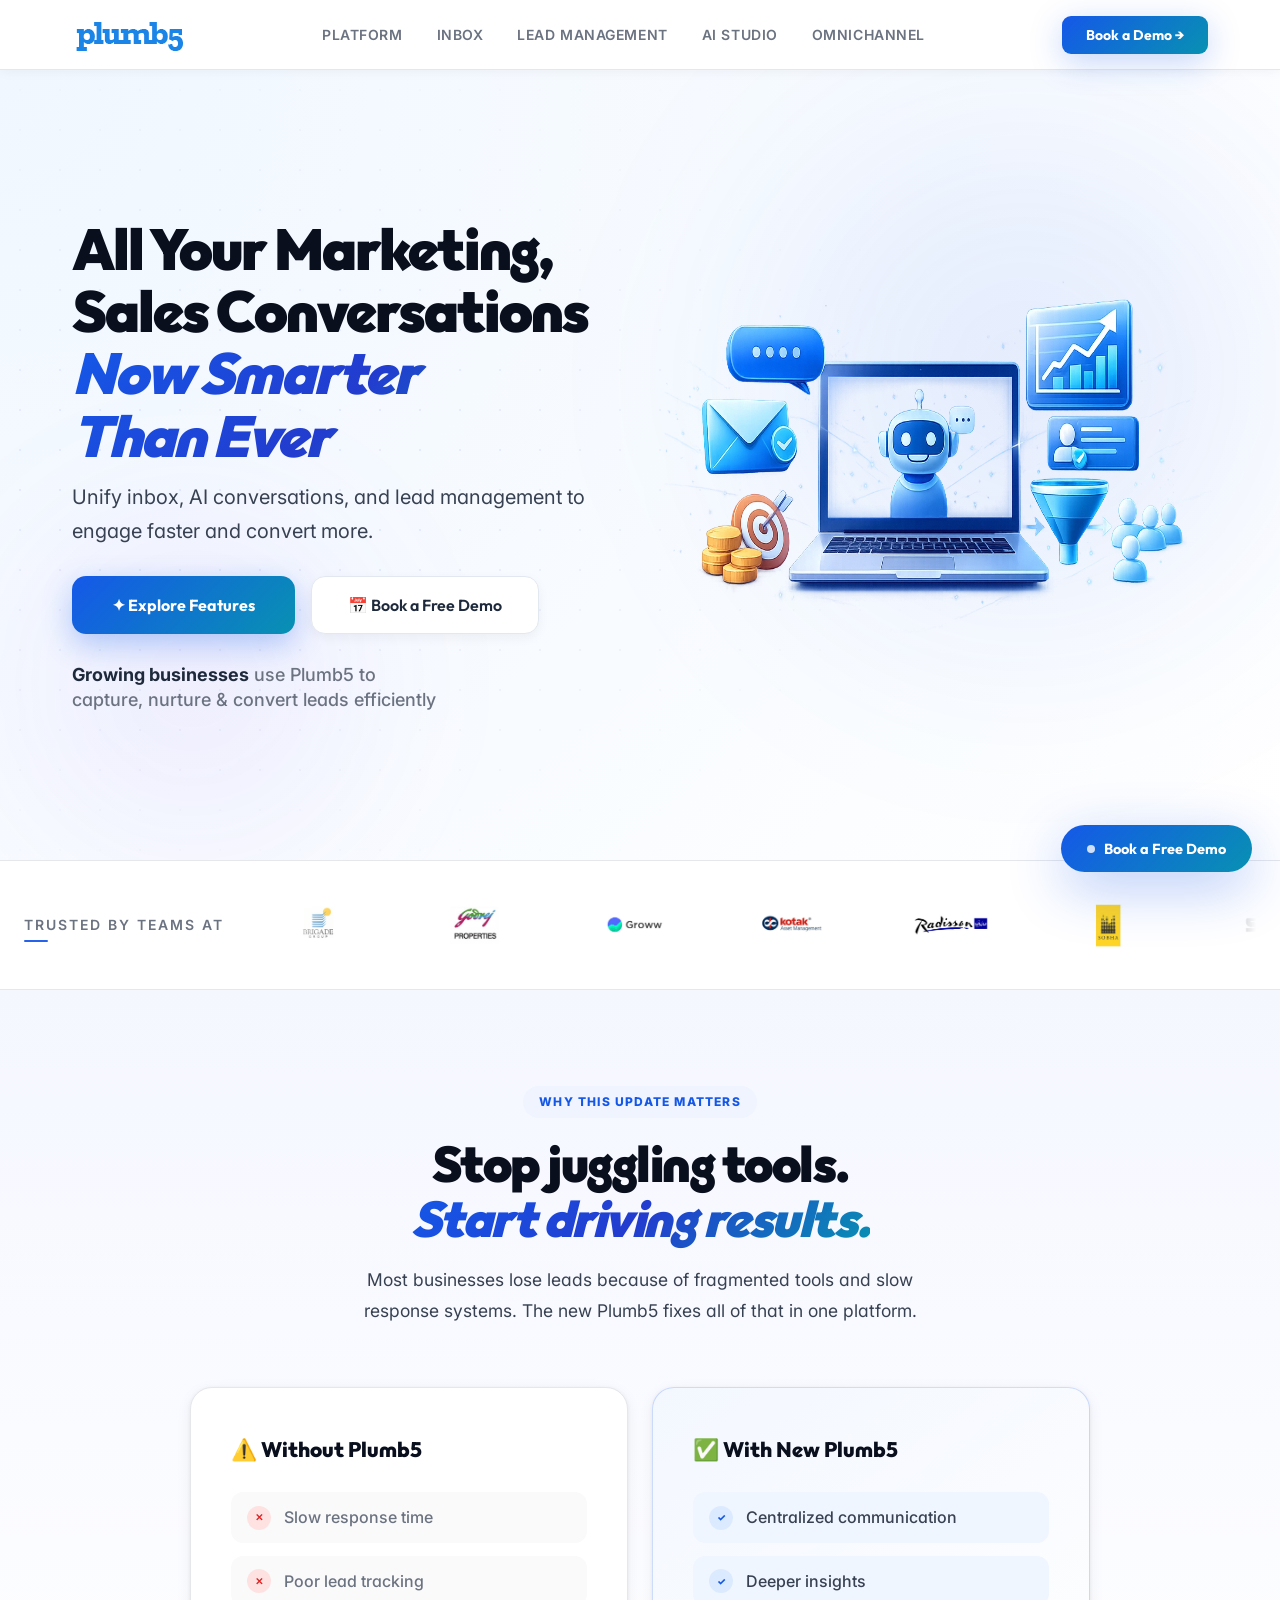
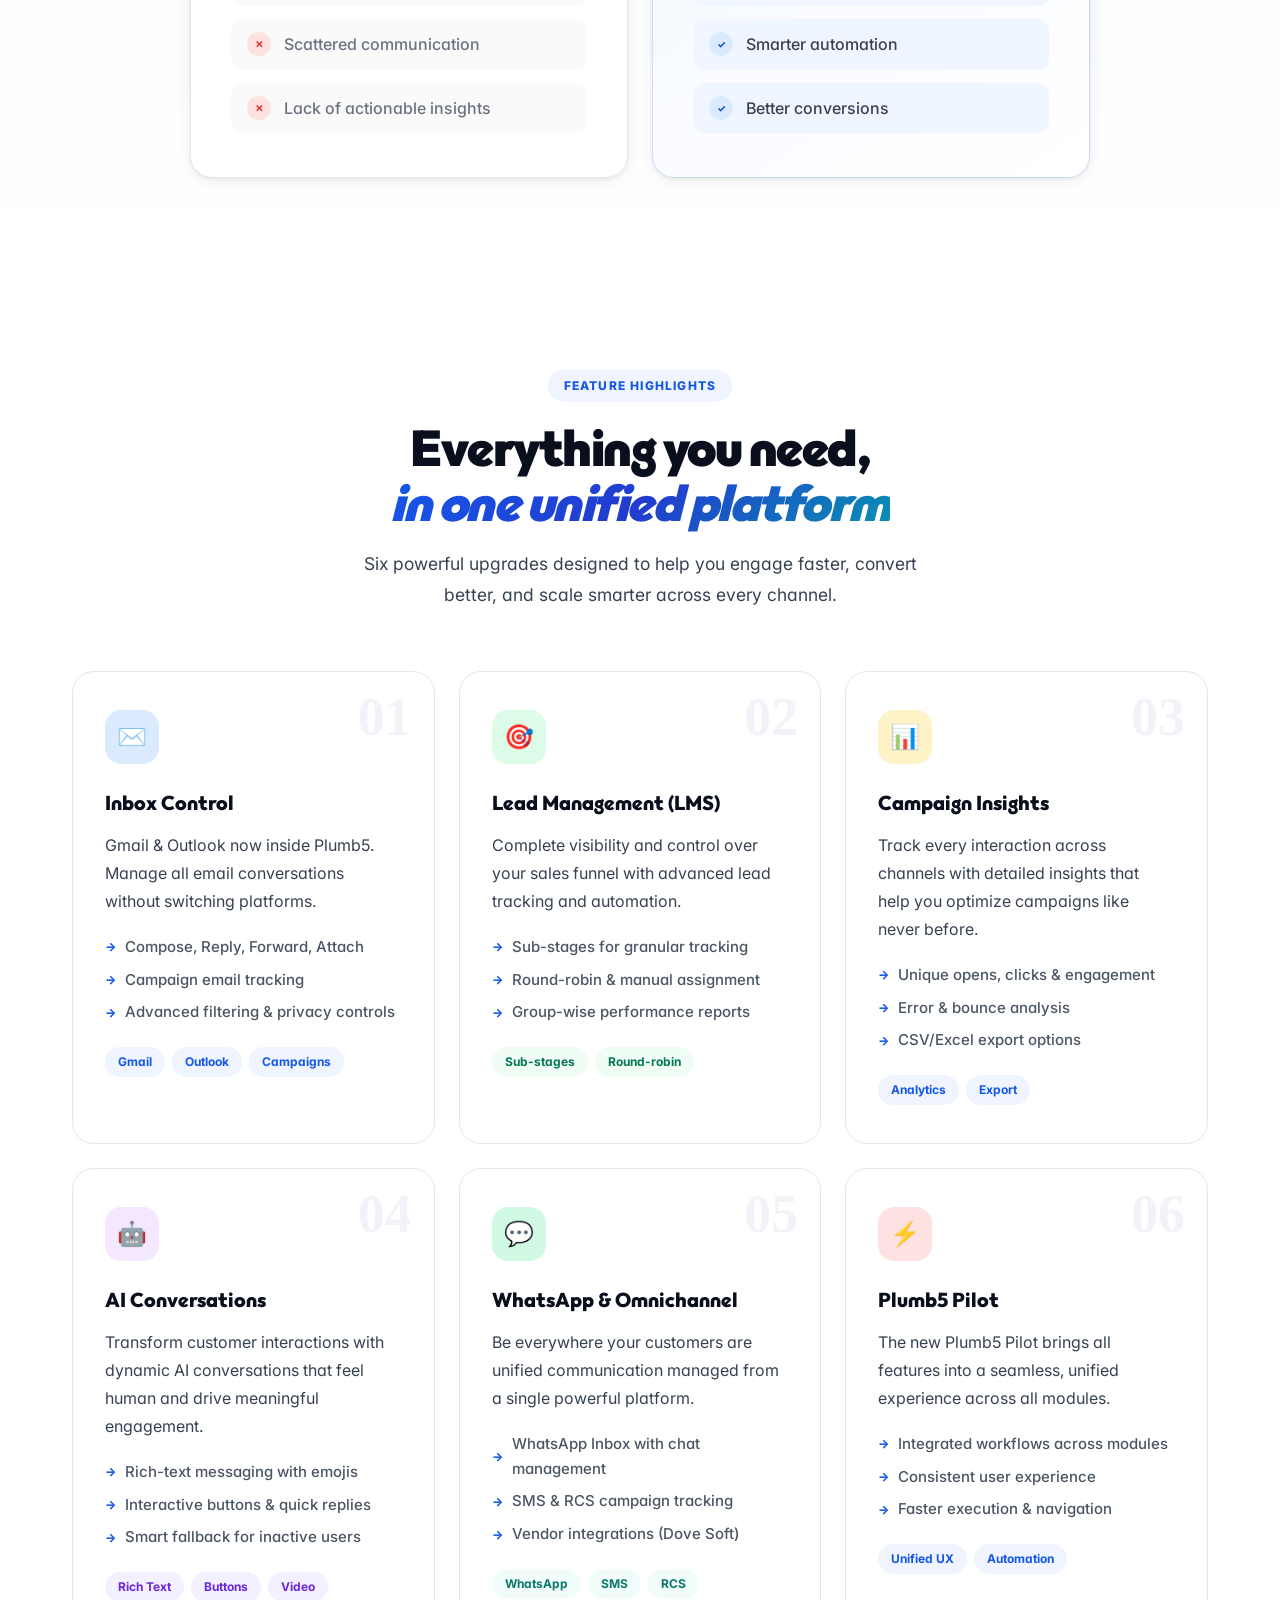
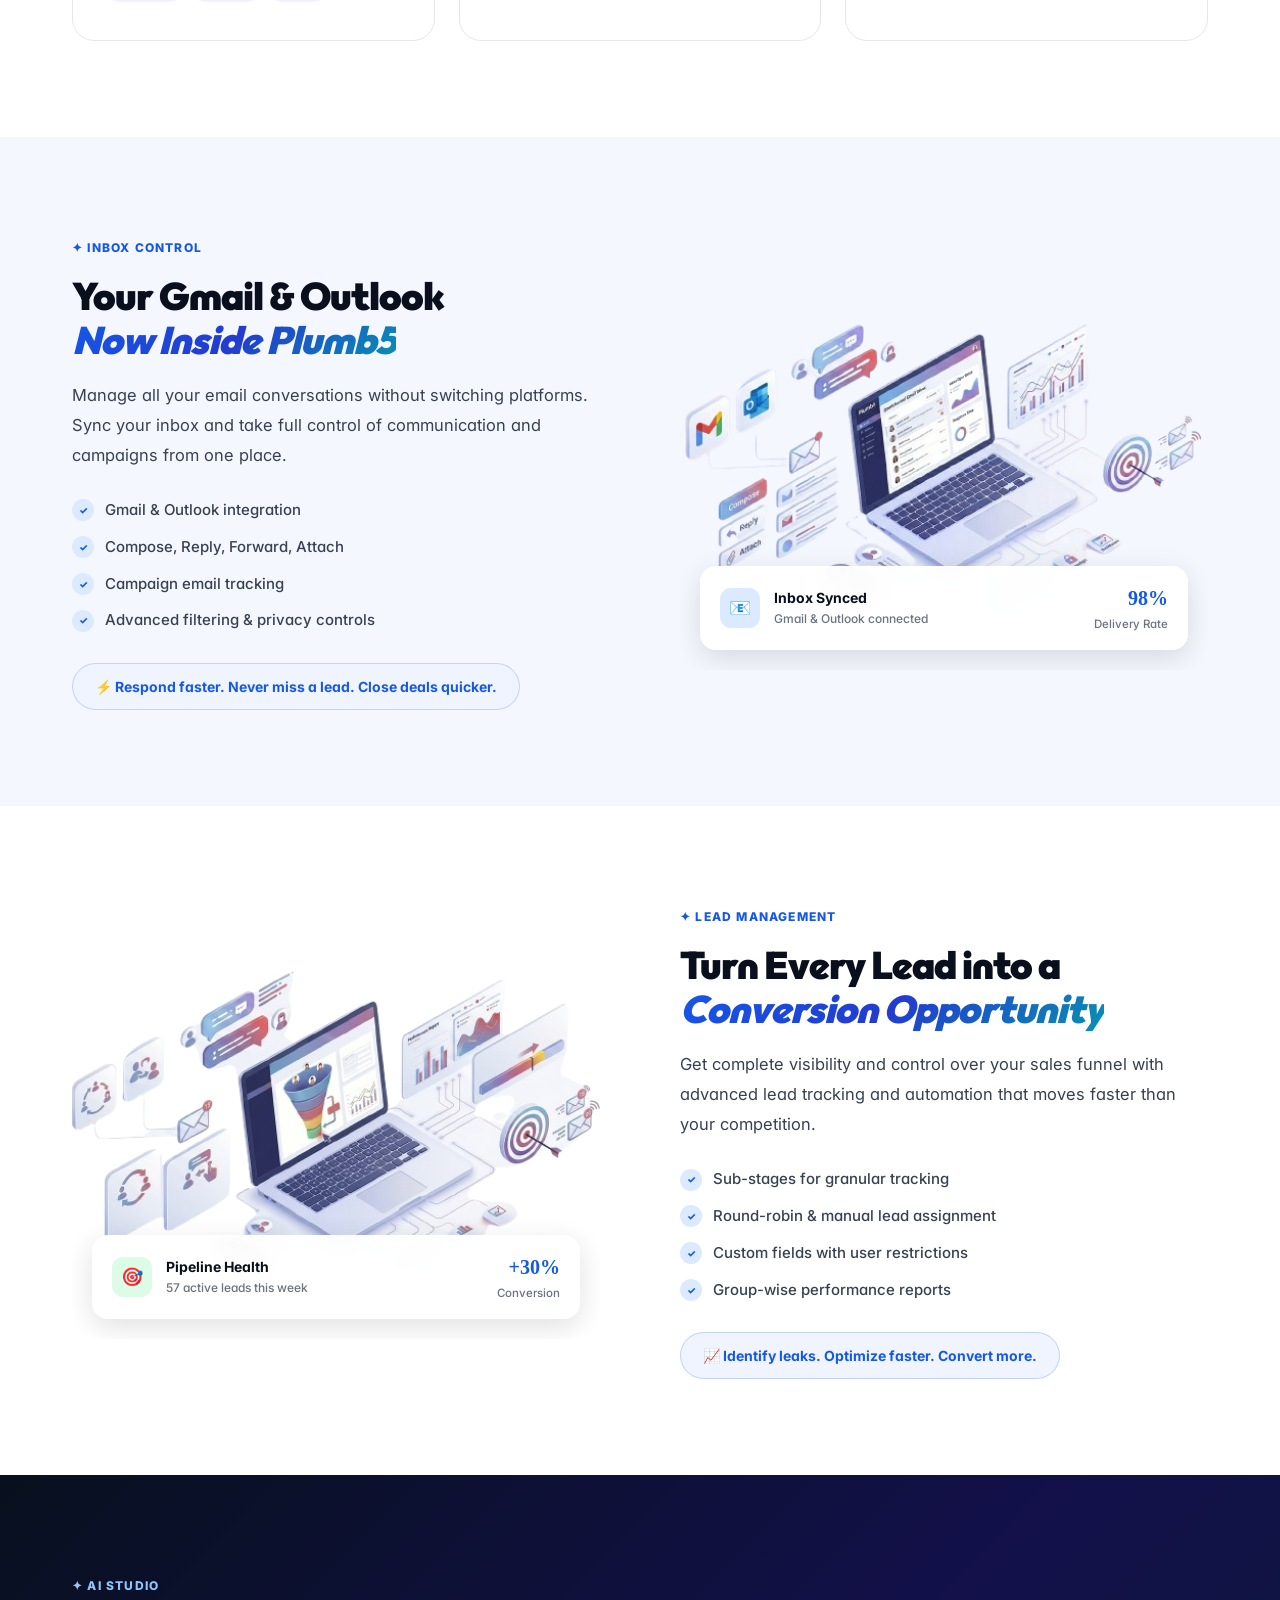
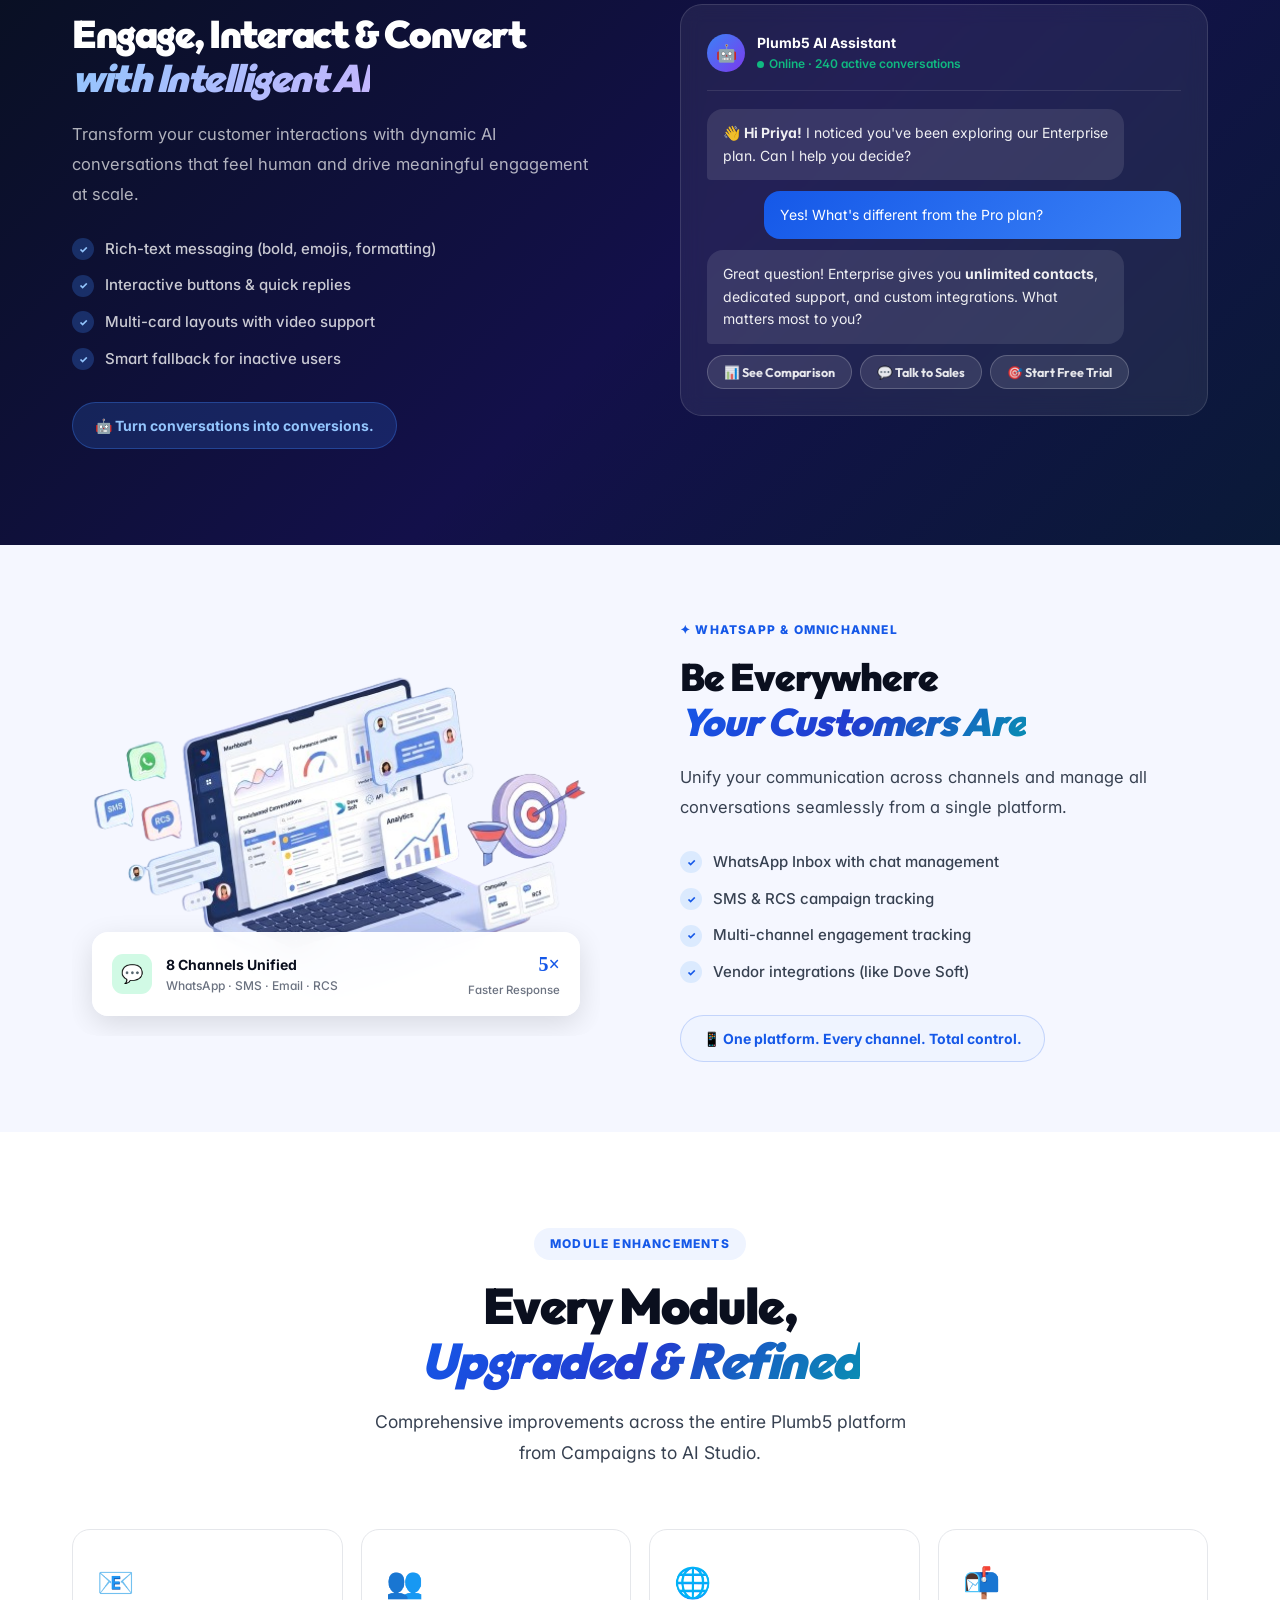
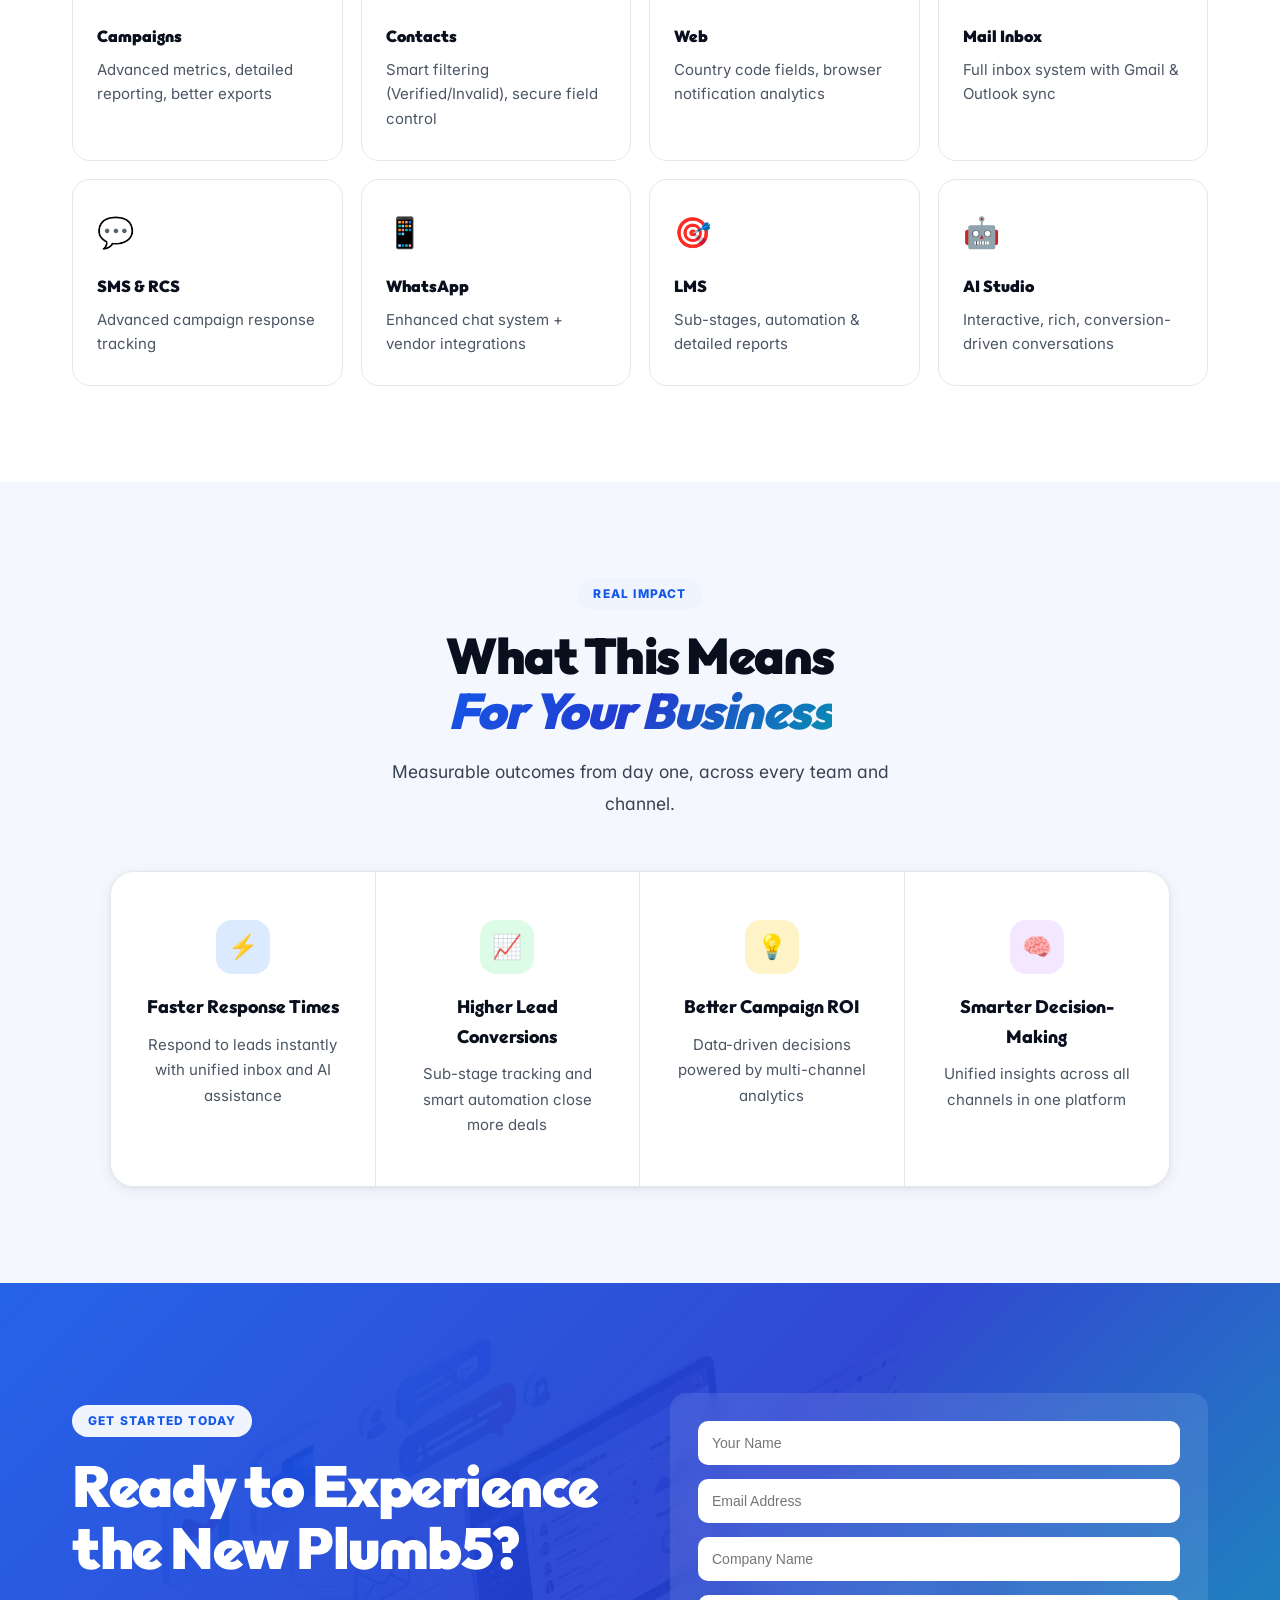
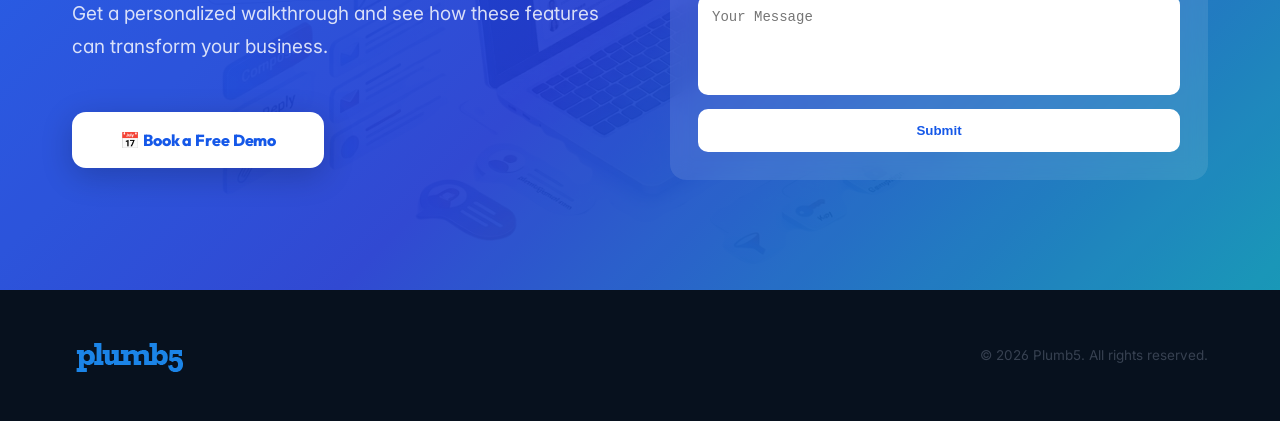
<file: index.html>
<!DOCTYPE html>
<html lang="en">

<head>
  <meta charset="UTF-8">
  <meta name="viewport" content="width=device-width, initial-scale=1.0">
  <title>What's New in Plumb5-Smarter Marketing, Sales & Conversations</title>
  <link
    href="https://fonts.googleapis.com/css2?family=Outfit:wght@300;400;500;600;700;800;900&family=Inter:wght@300;400;500;600;700;800&family=Space+Mono:wght@400;700&display=swap"
    rel="stylesheet">
  <link rel="stylesheet" href="assets/style.css">
</head>

<body>



  <!-- NAV -->
  <nav>
    <a href="#" class="logo">
      <img src="assets/images/logo.png" alt="Plumb5 Logo" class="logo-img">
    </a>
    <div class="hamburger"
      onclick="this.classList.toggle('active');document.querySelector('.nav-mobile').classList.toggle('show')">
      <span></span>
      <span></span>
      <span></span>
    </div>
   <ul class="nav-links">
  <li><a href="#features">Platform</a></li>
  <li><a href="#inbox">Inbox</a></li>
  <li><a href="#lms">Lead Management</a></li>
  <li><a href="#ai">AI Studio</a></li>
  <li><a href="#whatsapp">Omnichannel</a></li>
</ul>
    <div class="nav-r">

      <button class="nbtn-bl" onclick="document.getElementById('cta').scrollIntoView({behavior:'smooth'})">Book a Demo
        →</button>
    </div>
    <div class="nav-mobile">
      <ul>
        <li><a href="#features"
            onclick="document.querySelector('.hamburger').classList.remove('active');document.querySelector('.nav-mobile').classList.remove('show')">Platform</a>
        </li>
        <li><a href="#inbox"
            onclick="document.querySelector('.hamburger').classList.remove('active');document.querySelector('.nav-mobile').classList.remove('show')">Inbox</a>
        </li>
        <li><a href="#lms"
            onclick="document.querySelector('.hamburger').classList.remove('active');document.querySelector('.nav-mobile').classList.remove('show')">Lead Management
            Studio</a></li>
        <li><a href="#ai"
            onclick="document.querySelector('.hamburger').classList.remove('active');document.querySelector('.nav-mobile').classList.remove('show')">AI Studio</a>
        </li>
        <li><a href="#whatsapp"
            onclick="document.querySelector('.hamburger').classList.remove('active');document.querySelector('.nav-mobile').classList.remove('show')">Omnichannel</a>
        </li>
        <li><button class="nbtn-ol" style="width:100%;margin:12px 0">Free Trial</button></li>
        <li><button class="nbtn-bl" style="width:100%"
            onclick="document.getElementById('cta').scrollIntoView({behavior:'smooth'}); document.querySelector('.hamburger').classList.remove('active'); document.querySelector('.nav-mobile').classList.remove('show')">Book
            a Demo</button></li>
      </ul>
    </div>
  </nav>

  <!-- ═══ HERO ═══ -->
  <section class="hero">
    <div class="hero-orb1"></div>
    <div class="hero-orb2"></div>
    <div class="hero-grid"></div>

    <div class="hero-left">
      <!-- <div class="hero-badge">
        <span class="ldot"></span>
        What's New in Plumb5
      </div> -->
      <h1>
        All Your Marketing,<br>
        Sales Conversations
        <span class="gr"> Now Smarter<br>Than Ever</span>
      </h1>
      <p class="hero-sub">Unify inbox, AI conversations, and lead management to engage faster and convert more.</p>
      <div class="hero-btns">
        <button class="hbp" onclick="document.getElementById('features').scrollIntoView({behavior:'smooth'})">✦ Explore
          Features</button>
        <button class="hbs" onclick="document.getElementById('cta').scrollIntoView({behavior:'smooth'})">📅 Book a Free
          Demo</button>
      </div>
      <div class="hero-trust">
        <p class="ttxt"><strong>Growing businesses</strong> use Plumb5 to<br>capture, nurture &amp; convert leads
          efficiently</p>
      </div>
    </div>

    <div class="hero-right">
      <div class="hero-img">
        <img src="assets/images/hero.webp" alt="Marketing team using Plumb5">

      </div>
    </div>
  </section>

  <!-- ═══ LOGO ═══ -->
  <!-- ═══ PREMIUM TRUST BAND ═══ -->
  <div class="tband">
    <div class="tband-container">
      <span class="tband-lbl">Trusted by teams at</span>

      <div class="tband-slider">
        <div class="tband-track">
          <!-- ORIGINAL SET -->
          <img src="assets/logo/brigade.jpg" alt="Salesforce" />
          <img src="assets/logo/godrej.jpg" alt="HubSpot" />
          <img src="assets/logo/groww.jpg" alt="Zoho" />
          <img src="assets/logo/kotak.png" alt="Freshworks" />
          <img src="assets/logo/radisson-blu.jpg" alt="Intercom" />
          <img src="assets/logo/sobha.jpg" alt="Klaviyo" />
          <img src="assets/logo/suresh-mansharamani.jpg" alt="Salesforce" />
          <img src="assets/logo/unilever.png" alt="HubSpot" />
          <img src="assets/logo/walmart.jpg" alt="Zoho" />
       


          <!-- DUPLICATE SET (for seamless loop) -->
          <img src="assets/logo/brigade.jpg" alt="Salesforce" />
          <img src="assets/logo/godrej.jpg" alt="HubSpot" />
          <img src="assets/logo/groww.jpg" alt="Zoho" />
          <img src="assets/logo/kotak.png" alt="Freshworks" />
          <img src="assets/logo/radisson-blu.jpg" alt="Intercom" />
          <img src="assets/logo/sobha.jpg" alt="Klaviyo" />
          <img src="assets/logo/suresh-mansharamani.jpg" alt="Salesforce" />
          <img src="assets/logo/unilever.png" alt="HubSpot" />
          <img src="assets/logo/walmart.jpg" alt="Zoho" />
        </div>
      </div>
    </div>
  </div>


  <!-- ═══ WHY ═══ -->
  <section class="why reveal" id="why">
    <div class="cen">
      <div class="ey">Why This Update Matters</div>
      <h2 class="sh">Stop juggling tools.<br><span>Start driving results.</span></h2>
      <p class="ss">Most businesses lose leads because of fragmented tools and slow response systems. The new Plumb5
        fixes all of that in one platform.</p>
    </div>
    <div class="why-grid">
      <div class="why-card reveal">
        <h3>⚠️ Without Plumb5</h3>
        <ul class="wl bad">
          <li>Slow response time</li>
          <li>Poor lead tracking</li>
          <li>Scattered communication</li>
          <li>Lack of actionable insights</li>
        </ul>
      </div>
      <div class="why-card gd reveal">
        <h3>✅ With New Plumb5</h3>
        <ul class="wl good">
          <li>Centralized communication</li>
          <li>Deeper insights</li>
          <li>Smarter automation</li>
          <li>Better conversions</li>
        </ul>
      </div>
    </div>
  </section>

  <!-- ═══ FEATURES ═══ -->
  <section class="features reveal" id="features">
    <div class="cen">
      <div class="ey">Feature Highlights</div>
      <h2 class="sh">Everything you need,<br><span>in one unified platform</span></h2>
      <p class="ss">Six powerful upgrades designed to help you engage faster, convert better, and scale smarter across
        every channel.</p>
    </div>
    <div class="fgrid">

      <div class="fcard reveal">
        <div class="fnum">01</div>
        <div class="fico" style="background:#dbeafe">✉️</div>
        <h4>Inbox Control</h4>
        <p class="fdesc">Gmail &amp; Outlook now inside Plumb5. Manage all email conversations without switching
          platforms.</p>
        <ul class="flist">
          <li>Compose, Reply, Forward, Attach</li>
          <li>Campaign email tracking</li>
          <li>Advanced filtering &amp; privacy controls</li>
        </ul>
        <div class="ftags"><span class="ft">Gmail</span><span class="ft">Outlook</span><span class="ft">Campaigns</span>
        </div>
      </div>

      <div class="fcard reveal">
        <div class="fnum">02</div>
        <div class="fico" style="background:#dcfce7">🎯</div>
        <h4>Lead Management (LMS)</h4>
        <p class="fdesc">Complete visibility and control over your sales funnel with advanced lead tracking and
          automation.</p>
        <ul class="flist">
          <li>Sub-stages for granular tracking</li>
          <li>Round-robin &amp; manual assignment</li>
          <li>Group-wise performance reports</li>
        </ul>
        <div class="ftags"><span class="ft g">Sub-stages</span><span class="ft g">Round-robin</span></div>
      </div>

      <div class="fcard reveal">
        <div class="fnum">03</div>
        <div class="fico" style="background:#fef3c7">📊</div>
        <h4>Campaign Insights</h4>
        <p class="fdesc">Track every interaction across channels with detailed insights that help you optimize campaigns
          like never before.</p>
        <ul class="flist">
          <li>Unique opens, clicks &amp; engagement</li>
          <li>Error &amp; bounce analysis</li>
          <li>CSV/Excel export options</li>
        </ul>
        <div class="ftags"><span class="ft">Analytics</span><span class="ft">Export</span></div>
      </div>

      <div class="fcard reveal">
        <div class="fnum">04</div>
        <div class="fico" style="background:#f3e8ff">🤖</div>
        <h4>AI Conversations</h4>
        <p class="fdesc">Transform customer interactions with dynamic AI conversations that feel human and drive
          meaningful engagement.</p>
        <ul class="flist">
          <li>Rich-text messaging with emojis</li>
          <li>Interactive buttons &amp; quick replies</li>
          <li>Smart fallback for inactive users</li>
        </ul>
        <div class="ftags"><span class="ft p">Rich Text</span><span class="ft p">Buttons</span><span
            class="ft p">Video</span></div>
      </div>

      <div class="fcard reveal">
        <div class="fnum">05</div>
        <div class="fico" style="background:#d1fae5">💬</div>
        <h4>WhatsApp &amp; Omnichannel</h4>
        <p class="fdesc">Be everywhere your customers are unified communication managed from a single powerful
          platform.</p>

        <ul class="flist">
          <li>WhatsApp Inbox with chat management</li>
          <li>SMS &amp; RCS campaign tracking</li>
          <li>Vendor integrations (Dove Soft)</li>
        </ul>
        <div class="ftags"><span class="ft t">WhatsApp</span><span class="ft t">SMS</span><span class="ft t">RCS</span>
        </div>
      </div>

      <div class="fcard reveal">
        <div class="fnum">06</div>
        <div class="fico" style="background:#fee2e2">⚡</div>
        <h4>Plumb5 Pilot</h4>
        <p class="fdesc">The new Plumb5 Pilot brings all features into a seamless, unified experience across all
          modules.</p>
        <ul class="flist">
          <li>Integrated workflows across modules</li>
          <li>Consistent user experience</li>
          <li>Faster execution &amp; navigation</li>
        </ul>
        <div class="ftags"><span class="ft">Unified UX</span><span class="ft">Automation</span></div>
      </div>

    </div>
  </section>

  <!-- ═══ INBOX SPLIT ═══ -->
  <section style="background:#f5f7ff;" class="reveal" id="inbox">
    <div class="sw">
      <div class="rl">
        <div class="sp-ey">✦ Inbox Control</div>
        <h2 class="sp-h">Your Gmail &amp; Outlook <br><span>Now Inside Plumb5</span></h2>
        <p class="sp-p">Manage all your email conversations without switching platforms. Sync your inbox and take full
          control of communication and campaigns from one place.</p>
        <ul class="chklist">
          <li>Gmail &amp; Outlook integration</li>
          <li>Compose, Reply, Forward, Attach</li>
          <li>Campaign email tracking</li>
          <li>Advanced filtering &amp; privacy controls</li>
        </ul>
        <div class="bp">⚡ Respond faster. Never miss a lead. Close deals quicker.</div>
      </div>
      <div class="ip rr">

        <div class="hero-img">

          <img src="assets/images/maill-removebg-preview.png" alt="Email inbox management">

        </div>
        <div class="ioc">
          <div class="ioc-ico" style="background:#dbeafe">📧</div>
          <div>
            <div class="ioc-t">Inbox Synced</div>
            <div class="ioc-s">Gmail &amp; Outlook connected</div>
          </div>
          <div class="ioc-stat">
            <div class="ioc-n">98%</div>
            <div class="ioc-l">Delivery Rate</div>
          </div>
        </div>
      </div>
    </div>
  </section>

  <!-- ═══ LMS SPLIT ═══ -->
  <section style="background:#fff" class="reveal" id="lms">
    <div class="sw rv">
      <div class="rr">
        <div class="sp-ey">✦ Lead Management</div>
        <h2 class="sp-h">Turn Every Lead into a<br><span>Conversion Opportunity</span></h2>
        <p class="sp-p">Get complete visibility and control over your sales funnel with advanced lead tracking and
          automation that moves faster than your competition.</p>
        <ul class="chklist">
          <li>Sub-stages for granular tracking</li>
          <li>Round-robin &amp; manual lead assignment</li>
          <li>Custom fields with user restrictions</li>
          <li>Group-wise performance reports</li>
        </ul>
        <div class="bp">📈 Identify leaks. Optimize faster. Convert more.</div>
      </div>
      <div class="ip rl">
        <div class="hero-img">
          <img src="assets/images/turn-every-lead.png" alt="Sales analytics dashboard">
        </div>
        <div class="ioc">
          <div class="ioc-ico" style="background:#dcfce7">🎯</div>
          <div>
            <div class="ioc-t">Pipeline Health</div>
            <div class="ioc-s">57 active leads this week</div>
          </div>
          <div class="ioc-stat">
            <div class="ioc-n">+30%</div>
            <div class="ioc-l">Conversion</div>
          </div>
        </div>
      </div>
    </div>
  </section>



  <!-- ═══ AI CONVERSATIONS ═══ -->
  <section class="ai-sec reveal" id="ai">
    <div class="sw" style="max-width:1140px;margin:0 auto">
      <div class="rl">
        <div class="sp-ey">✦ AI Studio</div>
        <h2 class="sp-h" style="color:#fff">Engage, Interact &amp; Convert<br><span
            style="background:linear-gradient(125deg,#93c5fd,#c4b5fd);-webkit-background-clip:text;-webkit-text-fill-color:transparent;font-style:italic">with
            Intelligent AI</span></h2>
        <p class="sp-p">Transform your customer interactions with dynamic AI conversations that feel human and drive
          meaningful engagement at scale.</p>
        <ul class="chklist">
          <li>Rich-text messaging (bold, emojis, formatting)</li>
          <li>Interactive buttons &amp; quick replies</li>
          <li>Multi-card layouts with video support</li>
          <li>Smart fallback for inactive users</li>
        </ul>
        <div class="bp">🤖 Turn conversations into conversions.</div>
      </div>
      <div class="cw rr">
        <div class="ch">
          <div class="cav">🤖</div>
          <div>
            <div class="can">Plumb5 AI Assistant</div>
            <div class="cst">Online · 240 active conversations</div>
          </div>
        </div>
        <div class="msg mai">👋 <strong>Hi Priya!</strong> I noticed you've been exploring our Enterprise plan. Can I
          help you decide?</div>
        <div class="msg mu">Yes! What's different from the Pro plan?</div>
        <div class="msg mai">Great question! Enterprise gives you <strong>unlimited contacts</strong>, dedicated
          support, and custom integrations. What matters most to you?</div>
        <div class="cabs">
          <button class="cab">📊 See Comparison</button>
          <button class="cab">💬 Talk to Sales</button>
          <button class="cab">🎯 Start Free Trial</button>
        </div>
      </div>
    </div>
  </section>

  <!-- ═══ WHATSAPP SPLIT ═══ -->
  <section style="background:#f5f7ff;" class="section reveal" id="whatsapp">
    <div class="sw rv">
      <div class="rr">
        <div class="sp-ey">✦ WhatsApp &amp; Omnichannel</div>
        <h2 class="sp-h">Be Everywhere<br><span>Your Customers Are</span></h2>
        <p class="sp-p">Unify your communication across channels and manage all conversations seamlessly from a single
          platform.</p>
        <ul class="chklist">
          <li>WhatsApp Inbox with chat management</li>
          <li>SMS &amp; RCS campaign tracking</li>
          <li>Multi-channel engagement tracking</li>
          <li>Vendor integrations (like Dove Soft)</li>
        </ul>
        <div class="bp">📱 One platform. Every channel. Total control.</div>
      </div>
      <div class="ip rl">
        <div class="hero-img">
          <img src="assets/images/whatsapp.png" alt="Multi-channel communication">
        </div>
        <div class="ioc">
          <div class="ioc-ico" style="background:#d1fae5">💬</div>
          <div>
            <div class="ioc-t">8 Channels Unified</div>
            <div class="ioc-s">WhatsApp · SMS · Email · RCS</div>
          </div>
          <div class="ioc-stat">
            <div class="ioc-n">5×</div>
            <div class="ioc-l">Faster Response</div>
          </div>
        </div>
      </div>
    </div>
  </section>

  <!-- ═══ MODULES ═══ -->
  <section class="reveal" style="background:#fff;" id="modules">
    <div class="cen">
      <div class="ey">Module Enhancements</div>
      <h2 class="sh">Every Module,<br><span>Upgraded &amp; Refined</span></h2>
      <p class="ss">Comprehensive improvements across the entire Plumb5 platform from Campaigns to AI Studio.</p>
    </div>
    <div class="mg">
      <div class="mc2 reveal">
        <div class="mi">📧</div>
        <div class="mt2">Campaigns</div>
        <div class="md2">Advanced metrics, detailed reporting, better exports</div>
      </div>
      <div class="mc2 reveal">
        <div class="mi">👥</div>
        <div class="mt2">Contacts</div>
        <div class="md2">Smart filtering (Verified/Invalid), secure field control</div>
      </div>
      <div class="mc2 reveal">
        <div class="mi">🌐</div>
        <div class="mt2">Web</div>
        <div class="md2">Country code fields, browser notification analytics</div>
      </div>
      <div class="mc2 reveal">
        <div class="mi">📬</div>
        <div class="mt2">Mail Inbox</div>
        <div class="md2">Full inbox system with Gmail &amp; Outlook sync</div>
      </div>
      <div class="mc2 reveal">
        <div class="mi">💬</div>
        <div class="mt2">SMS &amp; RCS</div>
        <div class="md2">Advanced campaign response tracking</div>
      </div>
      <div class="mc2 reveal">
        <div class="mi">📱</div>
        <div class="mt2">WhatsApp</div>
        <div class="md2">Enhanced chat system + vendor integrations</div>
      </div>
      <div class="mc2 reveal">
        <div class="mi">🎯</div>
        <div class="mt2">LMS</div>
        <div class="md2">Sub-stages, automation &amp; detailed reports</div>
      </div>
      <div class="mc2 reveal">
        <div class="mi">🤖</div>
        <div class="mt2">AI Studio</div>
        <div class="md2">Interactive, rich, conversion-driven conversations</div>
      </div>
    </div>
  </section>

  <!-- ═══ PROOF ═══ -->
  <section class="pr-sec reveal">
    <div class="cen">
      <div class="ey">Real Impact</div>
      <h2 class="sh">What This Means<br><span>For Your Business</span></h2>
      <p class="ss" style="margin-bottom:52px">Measurable outcomes from day one, across every team and channel.</p>
    </div>
    <div class="pr-grid">
      <div class="pr-item reveal">
        <div class="pr-ico" style="background:#dbeafe">⚡</div>
        <div class="pr-t">Faster Response Times</div>
        <div class="pr-d">Respond to leads instantly with unified inbox and AI assistance</div>
      </div>
      <div class="pr-item reveal">
        <div class="pr-ico" style="background:#dcfce7">📈</div>
        <div class="pr-t">Higher Lead Conversions</div>
        <div class="pr-d">Sub-stage tracking and smart automation close more deals</div>
      </div>
      <div class="pr-item reveal">
        <div class="pr-ico" style="background:#fef3c7">💡</div>
        <div class="pr-t">Better Campaign ROI</div>
        <div class="pr-d">Data-driven decisions powered by multi-channel analytics</div>
      </div>
      <div class="pr-item reveal">
        <div class="pr-ico" style="background:#f3e8ff">🧠</div>
        <div class="pr-t">Smarter Decision-Making</div>
        <div class="pr-d">Unified insights across all channels in one platform</div>
      </div>
    </div>
  </section>

  <!-- ═══ FINAL CTA ═══ -->
  <section class="fcta reveal" id="cta">
    <div class="fcta-in">

      <!-- LEFT -->
      <div class="fcta-left">
        <div class="ey">Get Started Today</div>

        <h2>Ready to Experience<br>the New Plumb5?</h2>

        <p>
          Get a personalized walkthrough and see how these features
          can transform your business.
        </p>

        <div class="cta-row">
          <button class="cwh" id="openModal">📅 Book a Free Demo</button>
        </div>
      </div>

      <!-- RIGHT (FORM) -->
      <div class="fcta-right">
        <form class="cta-form">
          <input type="text" placeholder="Your Name" required>
          <input type="email" placeholder="Email Address" required>
          <input type="text" placeholder="Company Name">
          <textarea placeholder="Your Message"></textarea>
          <button type="submit">Submit</button>
        </form>
      </div>

    </div>
  </section>

  <!-- FOOTER -->
  <footer>
    <div class="fl">
      <a href="#" class="logo">
        <img src="assets/images/logo.png" alt="Plumb5 Logo" class="logo-img">
      </a>
    </div>
    <!-- <div class="flinks">
      <a href="#">Features</a>
      <a href="#">Pricing</a>
      <a href="#">Documentation</a>
      <a href="#">Support</a>
      <a href="#">Privacy</a>
      <a href="#">Terms</a>
    </div> -->
    <p class="fcopy">© 2026 Plumb5. All rights reserved.</p>
  </footer>

  <!-- EXIT POPUP -->
  <div class="pov" id="exitPopup">
    <div class="pb">
      <button class="pc" onclick="document.getElementById('exitPopup').classList.remove('show')">✕</button>
      <img src="assets/images/marketing-sales.png" alt="" class="pi">
      <div class="pt">Wait! Don't miss this.</div>
      <p class="pd">See how you can increase conversions by <strong>30%</strong> with the new Plumb5. Book a free
        personalized demo no commitment needed.</p>
      <button class="pb-btn"
        onclick="document.getElementById('cta').scrollIntoView({behavior:'smooth'});document.getElementById('exitPopup').classList.remove('show')">Book
        My Free Demo →</button>
    </div>
  </div>

  <!-- STICKY BUTTON -->
  <button class="stk" onclick="document.getElementById('cta').scrollIntoView({behavior:'smooth'})">
    <span class="stk-dot"></span>Book a Free Demo
  </button>
  <!-- POPUP MODAL -->
  <div class="modal" id="demoModal">
    <div class="modal-box">

      <span class="close-btn" id="closeModal">&times;</span>

      <h3>Book a Free Demo</h3>

      <form class="modal-form">
        <input type="text" placeholder="Your Name" required>
        <input type="email" placeholder="Email Address" required>
        <input type="text" placeholder="Company Name">
        <textarea placeholder="Your Message"></textarea>

        <button type="submit">Submit</button>
      </form>

    </div>
  </div>
  <script src="assets/main.js"></script>

</body>

</html>
</file>
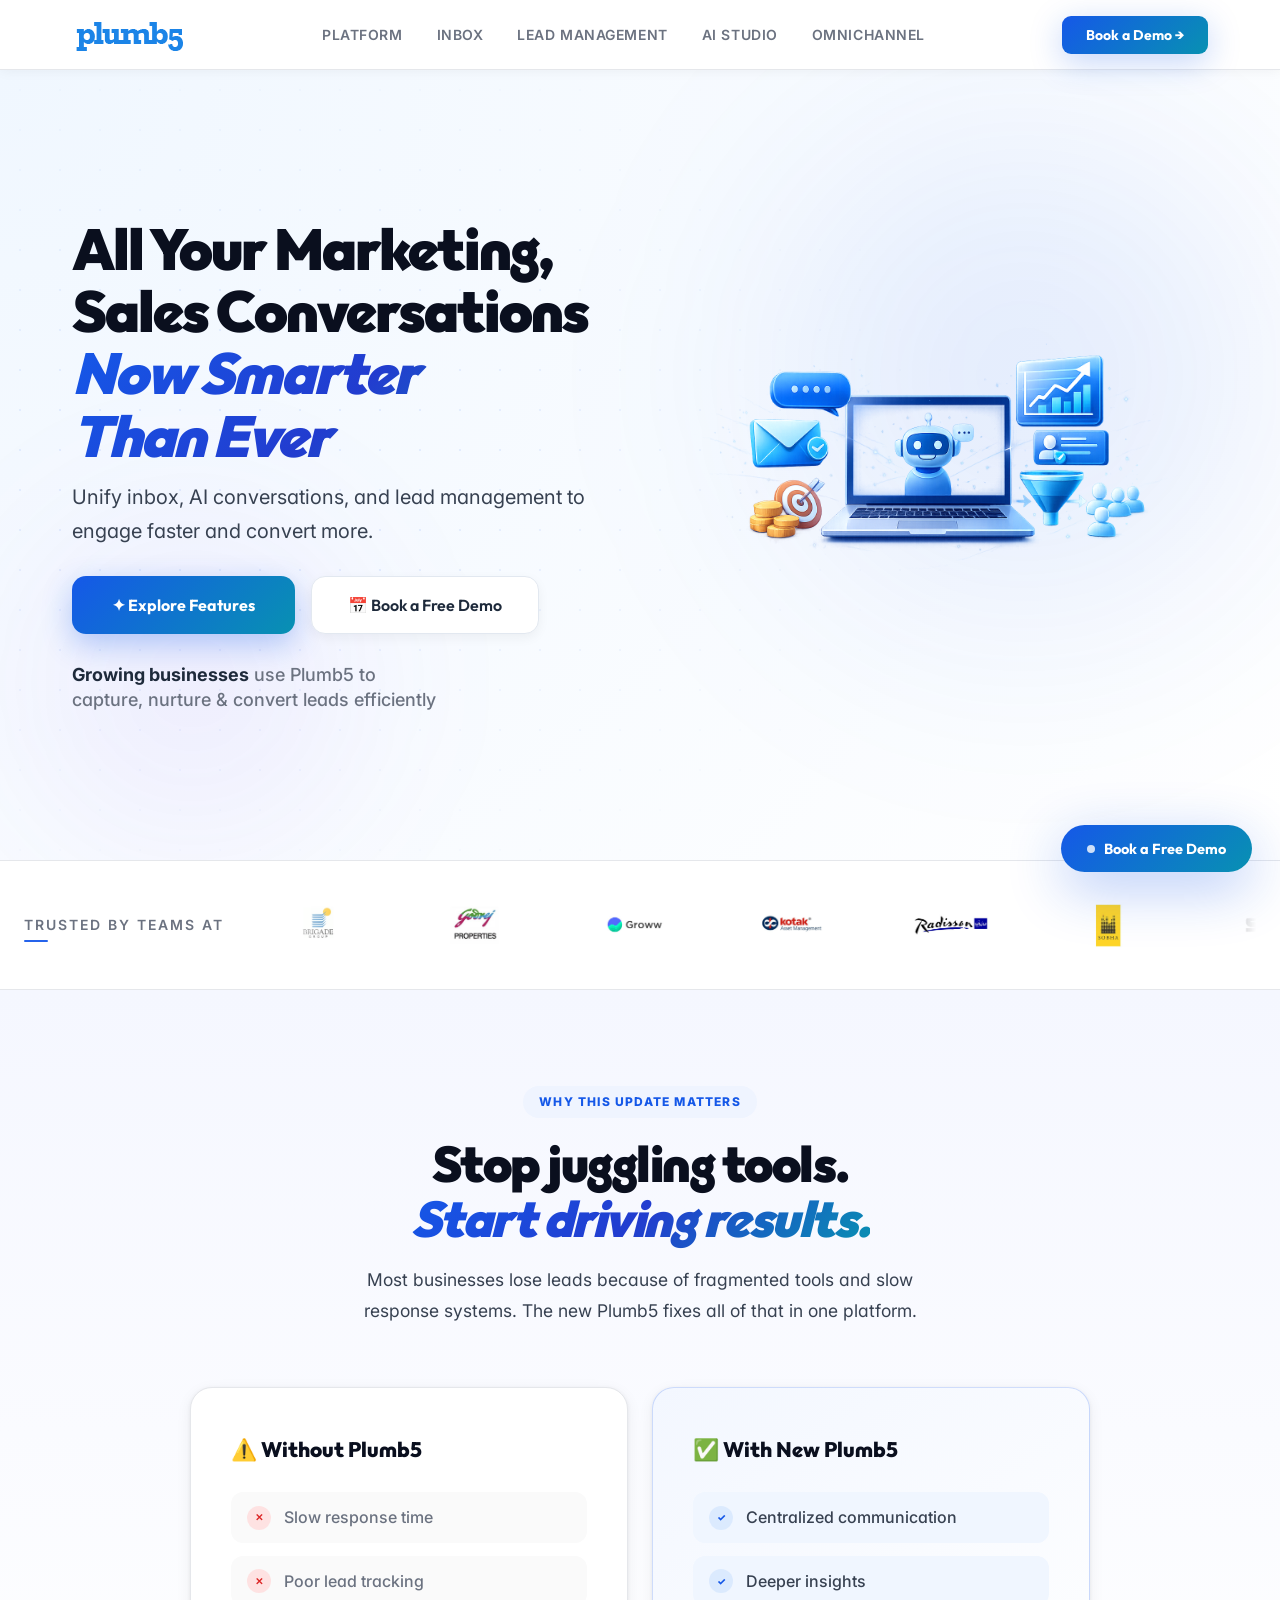
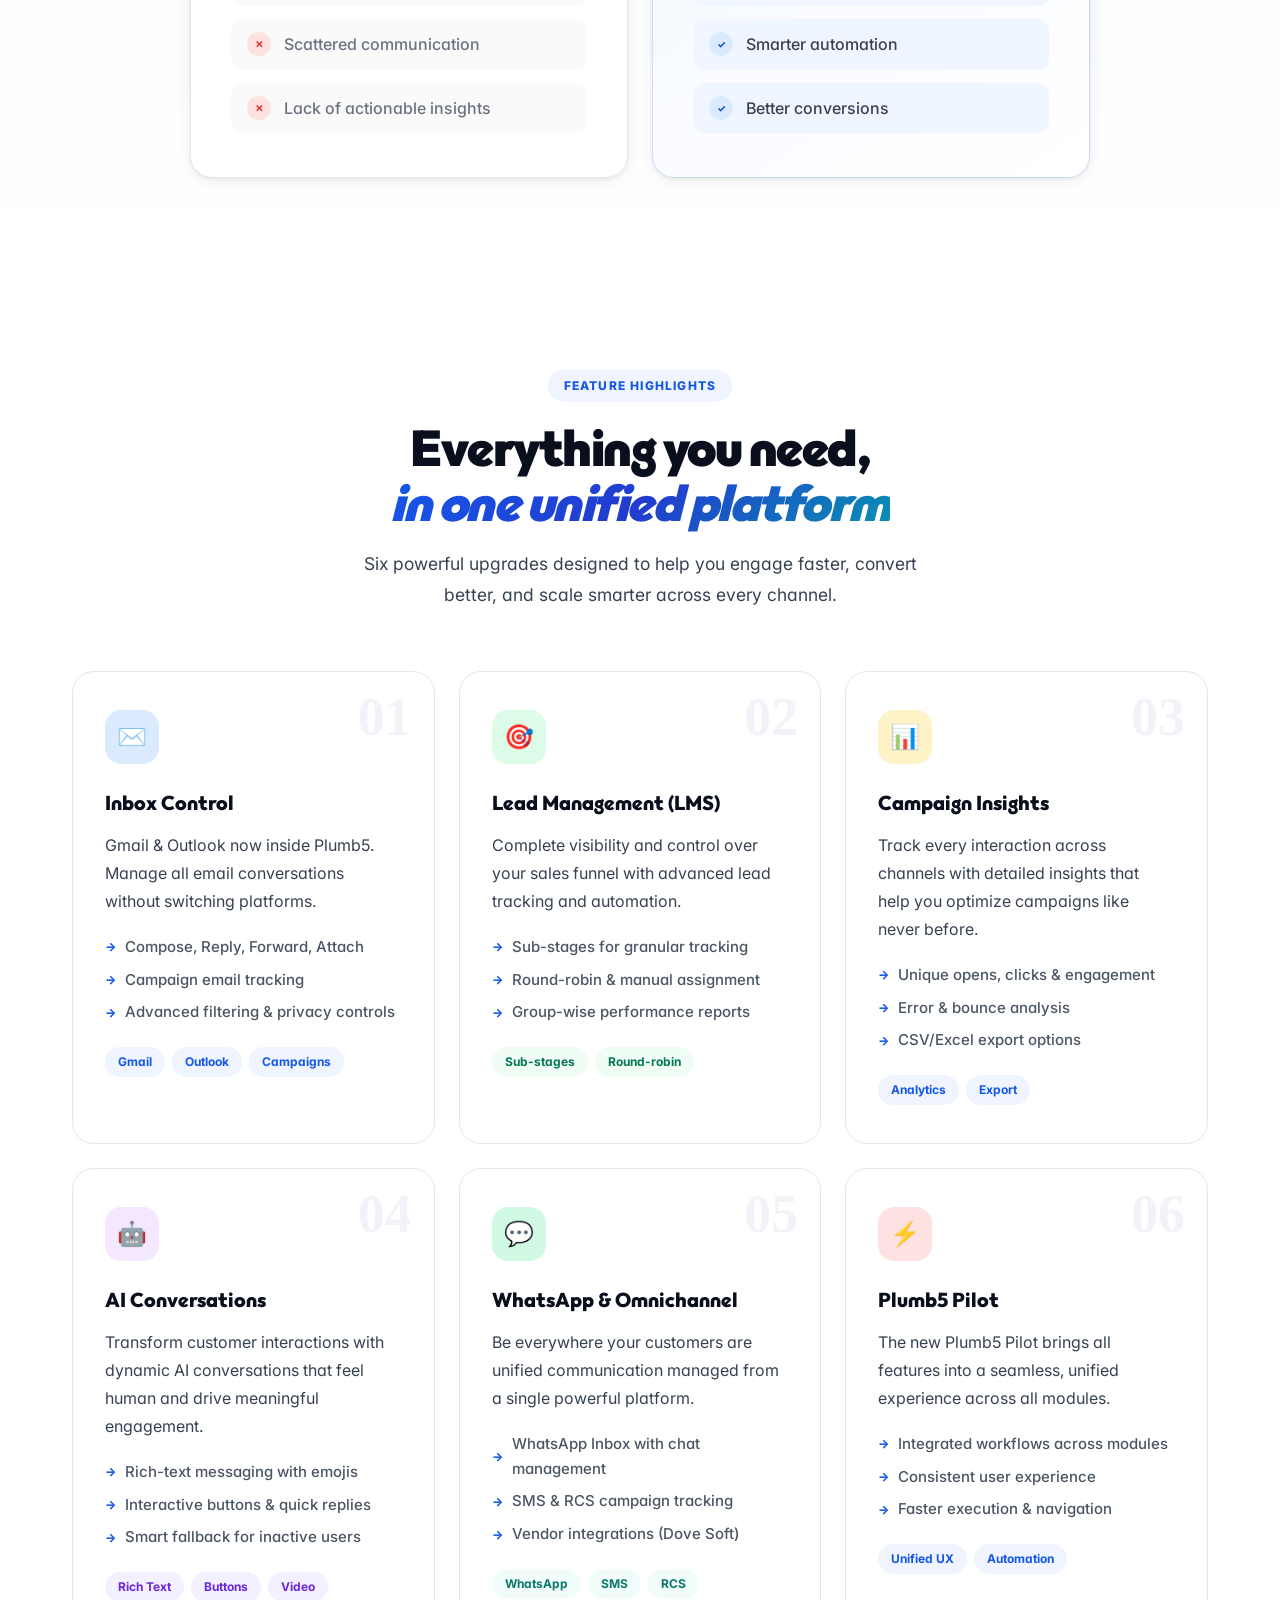
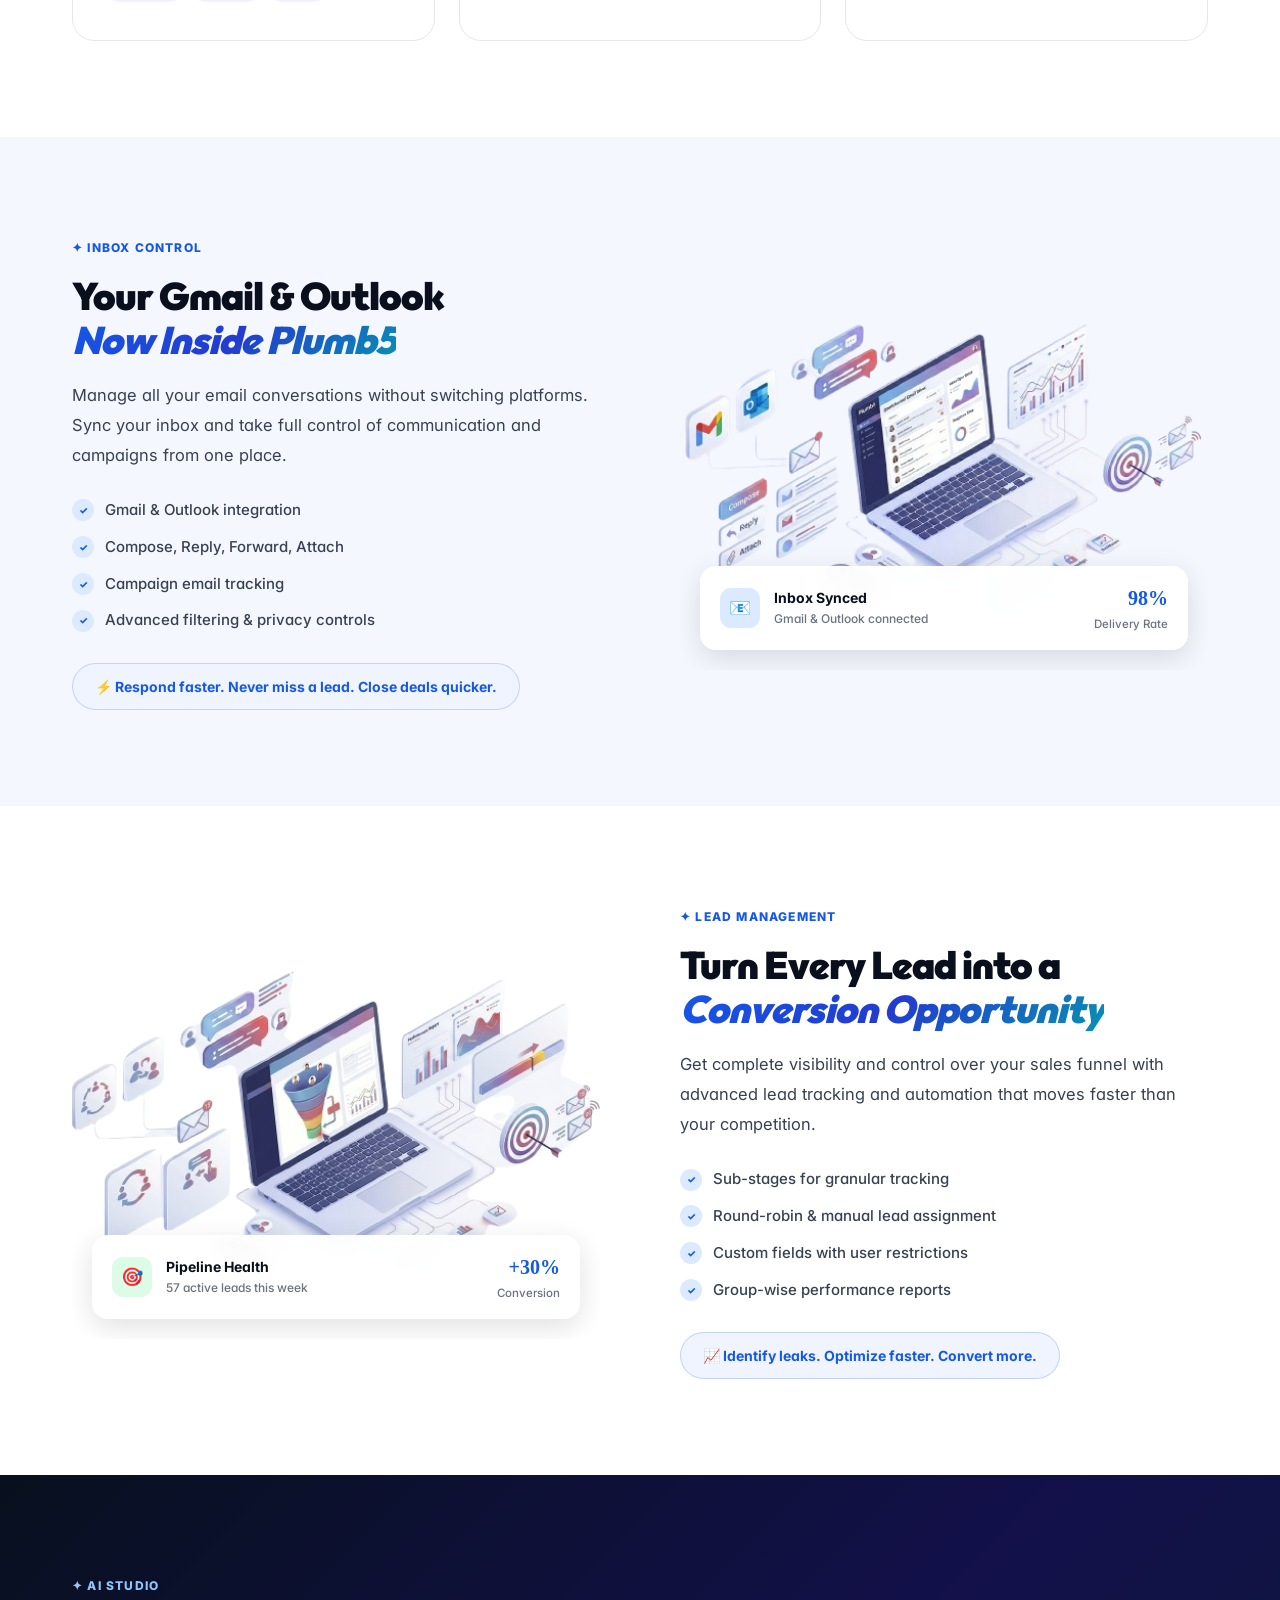
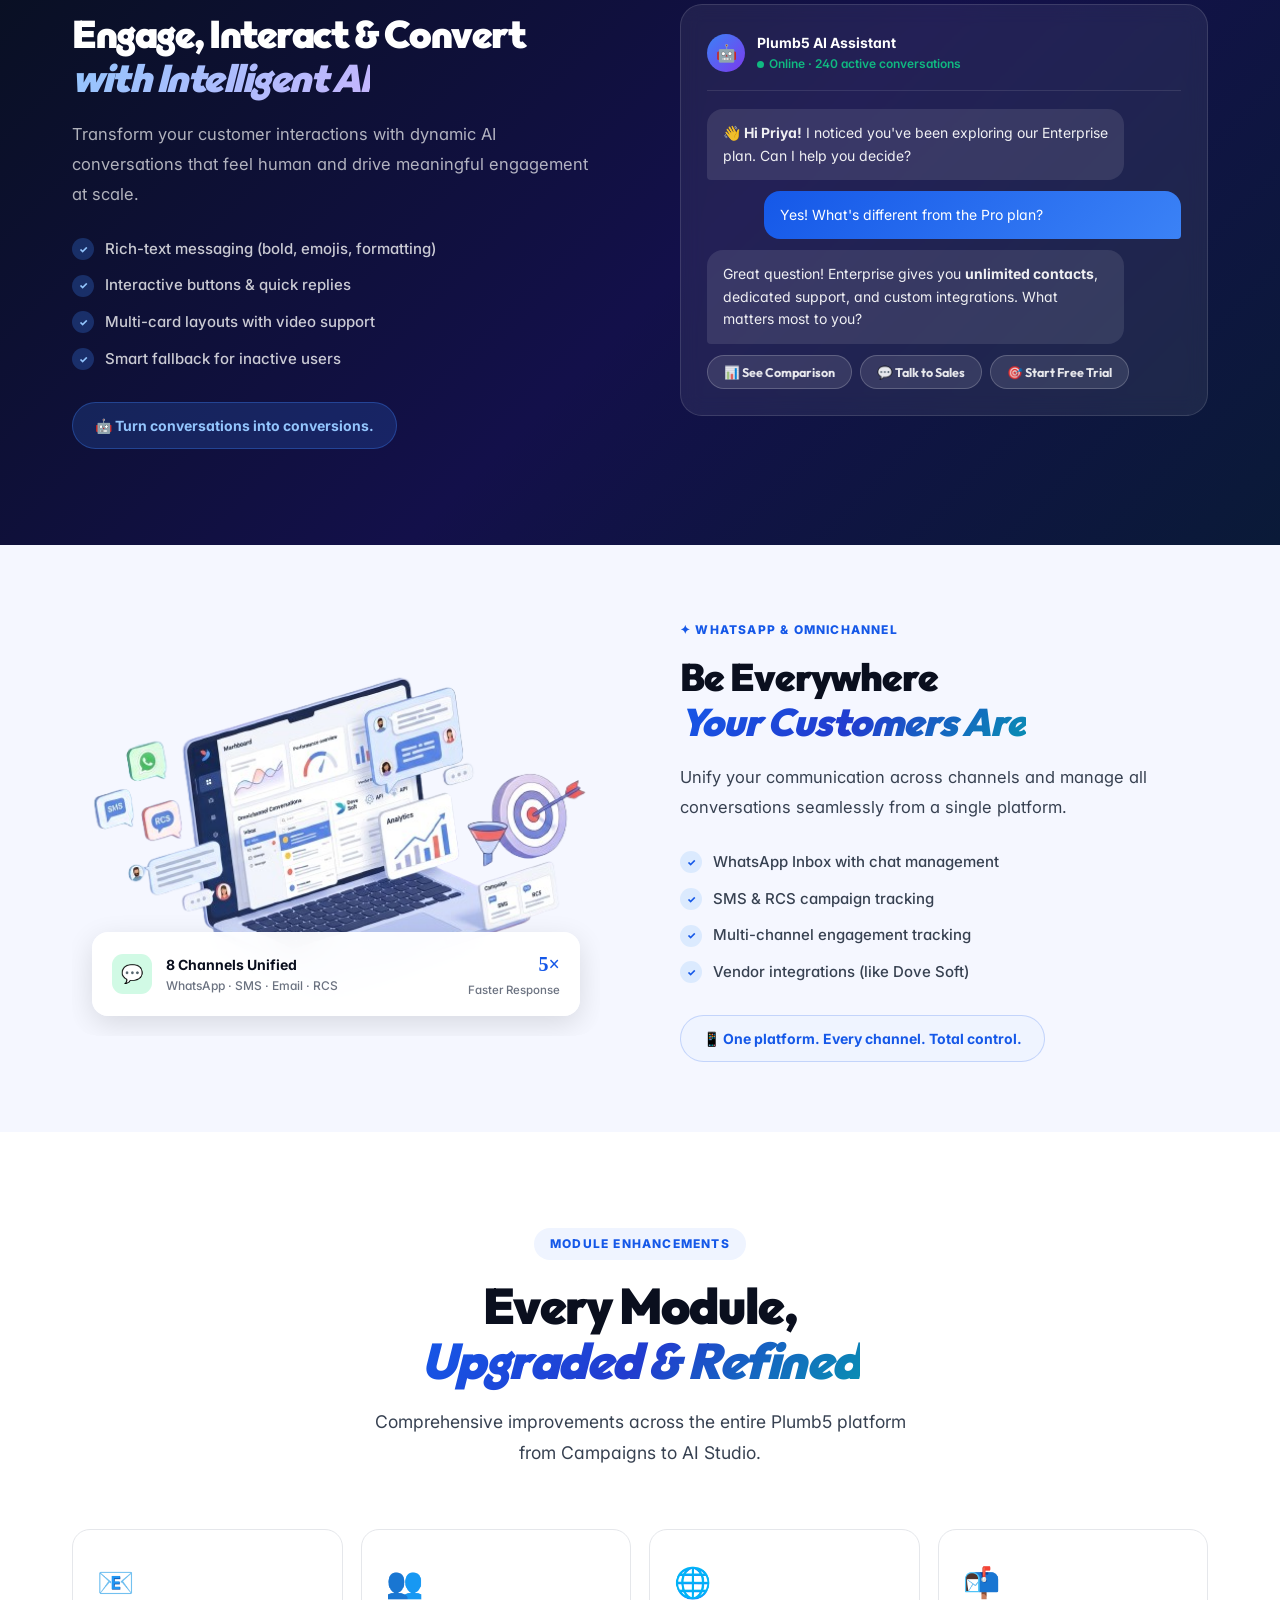
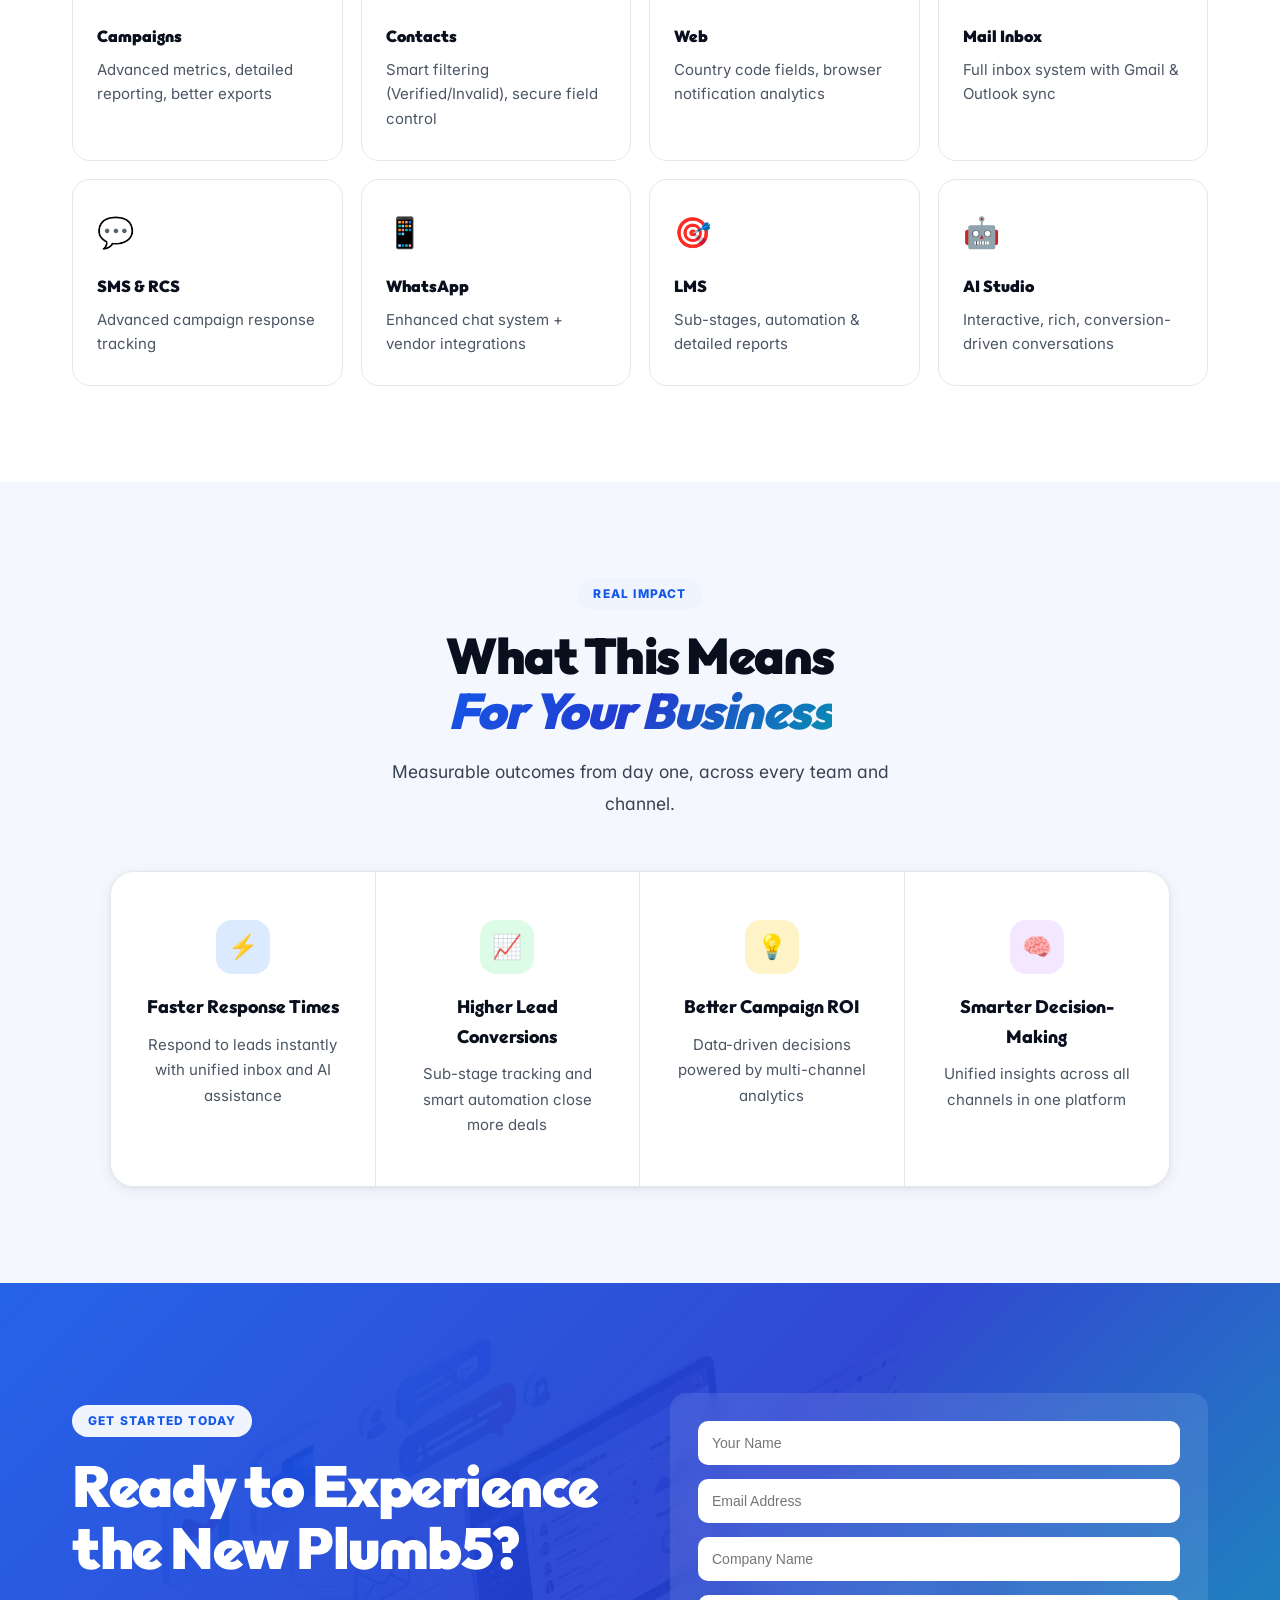
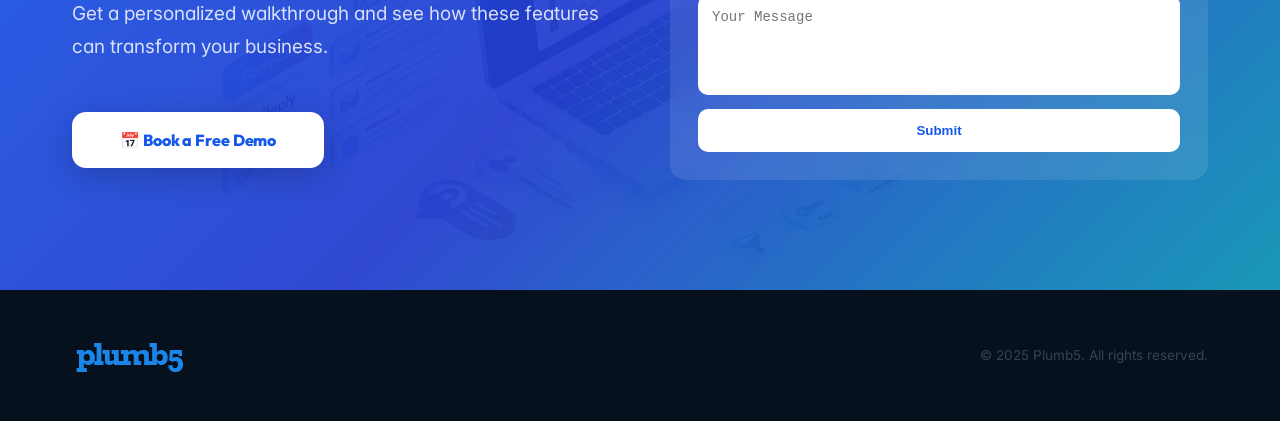
<file: plumb5-new-features.html>
<!DOCTYPE html>
<html lang="en">

<head>
  <meta charset="UTF-8">
  <meta name="viewport" content="width=device-width, initial-scale=1.0">
  <title>What's New in Plumb5-Smarter Marketing, Sales & Conversations</title>
  <link
    href="https://fonts.googleapis.com/css2?family=Outfit:wght@300;400;500;600;700;800;900&family=Inter:wght@300;400;500;600;700;800&family=Space+Mono:wght@400;700&display=swap"
    rel="stylesheet">
  <link rel="stylesheet" href="assets/style.css">
</head>

<body>



  <!-- NAV -->
  <nav>
    <a href="#" class="logo">
      <img src="assets/images/logo.png" alt="Plumb5 Logo" class="logo-img">
    </a>
    <div class="hamburger"
      onclick="this.classList.toggle('active');document.querySelector('.nav-mobile').classList.toggle('show')">
      <span></span>
      <span></span>
      <span></span>
    </div>
   <ul class="nav-links">
  <li><a href="#features">Platform</a></li>
  <li><a href="#inbox">Inbox</a></li>
  <li><a href="#lms">Lead Management</a></li>
  <li><a href="#ai">AI Studio</a></li>
  <li><a href="#whatsapp">Omnichannel</a></li>
</ul>
    <div class="nav-r">

      <button class="nbtn-bl" onclick="document.getElementById('cta').scrollIntoView({behavior:'smooth'})">Book a Demo
        →</button>
    </div>
    <div class="nav-mobile">
      <ul>
        <li><a href="#features"
            onclick="document.querySelector('.hamburger').classList.remove('active');document.querySelector('.nav-mobile').classList.remove('show')">Platform</a>
        </li>
        <li><a href="#inbox"
            onclick="document.querySelector('.hamburger').classList.remove('active');document.querySelector('.nav-mobile').classList.remove('show')">Inbox</a>
        </li>
        <li><a href="#lms"
            onclick="document.querySelector('.hamburger').classList.remove('active');document.querySelector('.nav-mobile').classList.remove('show')">Lead Management
            Studio</a></li>
        <li><a href="#ai"
            onclick="document.querySelector('.hamburger').classList.remove('active');document.querySelector('.nav-mobile').classList.remove('show')">AI Studio</a>
        </li>
        <li><a href="#whatsapp"
            onclick="document.querySelector('.hamburger').classList.remove('active');document.querySelector('.nav-mobile').classList.remove('show')">Omnichannel</a>
        </li>
        <li><button class="nbtn-ol" style="width:100%;margin:12px 0">Free Trial</button></li>
        <li><button class="nbtn-bl" style="width:100%"
            onclick="document.getElementById('cta').scrollIntoView({behavior:'smooth'}); document.querySelector('.hamburger').classList.remove('active'); document.querySelector('.nav-mobile').classList.remove('show')">Book
            a Demo</button></li>
      </ul>
    </div>
  </nav>

  <!-- ═══ HERO ═══ -->
  <section class="hero">
    <div class="hero-orb1"></div>
    <div class="hero-orb2"></div>
    <div class="hero-grid"></div>

    <div class="hero-left">
      <!-- <div class="hero-badge">
        <span class="ldot"></span>
        What's New in Plumb5
      </div> -->
      <h1>
        All Your Marketing,<br>
        Sales Conversations
        <span class="gr"> Now Smarter<br>Than Ever</span>
      </h1>
      <p class="hero-sub">Unify inbox, AI conversations, and lead management to engage faster and convert more.</p>
      <div class="hero-btns">
        <button class="hbp" onclick="document.getElementById('features').scrollIntoView({behavior:'smooth'})">✦ Explore
          Features</button>
        <button class="hbs" onclick="document.getElementById('cta').scrollIntoView({behavior:'smooth'})">📅 Book a Free
          Demo</button>
      </div>
      <div class="hero-trust">
        <p class="ttxt"><strong>Growing businesses</strong> use Plumb5 to<br>capture, nurture &amp; convert leads
          efficiently</p>
      </div>
    </div>

    <div class="hero-right">
      <div class="hero-img">
        <img src="assets/images/hero-section.png" alt="Marketing team using Plumb5">

      </div>
    </div>
  </section>

  <!-- ═══ LOGO ═══ -->
  <!-- ═══ PREMIUM TRUST BAND ═══ -->
  <div class="tband">
    <div class="tband-container">
      <span class="tband-lbl">Trusted by teams at</span>

      <div class="tband-slider">
        <div class="tband-track">
          <!-- ORIGINAL SET -->
          <img src="assets/logo/brigade.jpg" alt="Salesforce" />
          <img src="assets/logo/godrej.jpg" alt="HubSpot" />
          <img src="assets/logo/groww.jpg" alt="Zoho" />
          <img src="assets/logo/kotak.png" alt="Freshworks" />
          <img src="assets/logo/radisson-blu.jpg" alt="Intercom" />
          <img src="assets/logo/sobha.jpg" alt="Klaviyo" />
          <img src="assets/logo/suresh-mansharamani.jpg" alt="Salesforce" />
          <img src="assets/logo/unilever.png" alt="HubSpot" />
          <img src="assets/logo/walmart.jpg" alt="Zoho" />
       


          <!-- DUPLICATE SET (for seamless loop) -->
          <img src="assets/logo/brigade.jpg" alt="Salesforce" />
          <img src="assets/logo/godrej.jpg" alt="HubSpot" />
          <img src="assets/logo/groww.jpg" alt="Zoho" />
          <img src="assets/logo/kotak.png" alt="Freshworks" />
          <img src="assets/logo/radisson-blu.jpg" alt="Intercom" />
          <img src="assets/logo/sobha.jpg" alt="Klaviyo" />
          <img src="assets/logo/suresh-mansharamani.jpg" alt="Salesforce" />
          <img src="assets/logo/unilever.png" alt="HubSpot" />
          <img src="assets/logo/walmart.jpg" alt="Zoho" />
        </div>
      </div>
    </div>
  </div>


  <!-- ═══ WHY ═══ -->
  <section class="why reveal" id="why">
    <div class="cen">
      <div class="ey">Why This Update Matters</div>
      <h2 class="sh">Stop juggling tools.<br><span>Start driving results.</span></h2>
      <p class="ss">Most businesses lose leads because of fragmented tools and slow response systems. The new Plumb5
        fixes all of that in one platform.</p>
    </div>
    <div class="why-grid">
      <div class="why-card reveal">
        <h3>⚠️ Without Plumb5</h3>
        <ul class="wl bad">
          <li>Slow response time</li>
          <li>Poor lead tracking</li>
          <li>Scattered communication</li>
          <li>Lack of actionable insights</li>
        </ul>
      </div>
      <div class="why-card gd reveal">
        <h3>✅ With New Plumb5</h3>
        <ul class="wl good">
          <li>Centralized communication</li>
          <li>Deeper insights</li>
          <li>Smarter automation</li>
          <li>Better conversions</li>
        </ul>
      </div>
    </div>
  </section>

  <!-- ═══ FEATURES ═══ -->
  <section class="features reveal" id="features">
    <div class="cen">
      <div class="ey">Feature Highlights</div>
      <h2 class="sh">Everything you need,<br><span>in one unified platform</span></h2>
      <p class="ss">Six powerful upgrades designed to help you engage faster, convert better, and scale smarter across
        every channel.</p>
    </div>
    <div class="fgrid">

      <div class="fcard reveal">
        <div class="fnum">01</div>
        <div class="fico" style="background:#dbeafe">✉️</div>
        <h4>Inbox Control</h4>
        <p class="fdesc">Gmail &amp; Outlook now inside Plumb5. Manage all email conversations without switching
          platforms.</p>
        <ul class="flist">
          <li>Compose, Reply, Forward, Attach</li>
          <li>Campaign email tracking</li>
          <li>Advanced filtering &amp; privacy controls</li>
        </ul>
        <div class="ftags"><span class="ft">Gmail</span><span class="ft">Outlook</span><span class="ft">Campaigns</span>
        </div>
      </div>

      <div class="fcard reveal">
        <div class="fnum">02</div>
        <div class="fico" style="background:#dcfce7">🎯</div>
        <h4>Lead Management (LMS)</h4>
        <p class="fdesc">Complete visibility and control over your sales funnel with advanced lead tracking and
          automation.</p>
        <ul class="flist">
          <li>Sub-stages for granular tracking</li>
          <li>Round-robin &amp; manual assignment</li>
          <li>Group-wise performance reports</li>
        </ul>
        <div class="ftags"><span class="ft g">Sub-stages</span><span class="ft g">Round-robin</span></div>
      </div>

      <div class="fcard reveal">
        <div class="fnum">03</div>
        <div class="fico" style="background:#fef3c7">📊</div>
        <h4>Campaign Insights</h4>
        <p class="fdesc">Track every interaction across channels with detailed insights that help you optimize campaigns
          like never before.</p>
        <ul class="flist">
          <li>Unique opens, clicks &amp; engagement</li>
          <li>Error &amp; bounce analysis</li>
          <li>CSV/Excel export options</li>
        </ul>
        <div class="ftags"><span class="ft">Analytics</span><span class="ft">Export</span></div>
      </div>

      <div class="fcard reveal">
        <div class="fnum">04</div>
        <div class="fico" style="background:#f3e8ff">🤖</div>
        <h4>AI Conversations</h4>
        <p class="fdesc">Transform customer interactions with dynamic AI conversations that feel human and drive
          meaningful engagement.</p>
        <ul class="flist">
          <li>Rich-text messaging with emojis</li>
          <li>Interactive buttons &amp; quick replies</li>
          <li>Smart fallback for inactive users</li>
        </ul>
        <div class="ftags"><span class="ft p">Rich Text</span><span class="ft p">Buttons</span><span
            class="ft p">Video</span></div>
      </div>

      <div class="fcard reveal">
        <div class="fnum">05</div>
        <div class="fico" style="background:#d1fae5">💬</div>
        <h4>WhatsApp &amp; Omnichannel</h4>
        <p class="fdesc">Be everywhere your customers are unified communication managed from a single powerful
          platform.</p>

        <ul class="flist">
          <li>WhatsApp Inbox with chat management</li>
          <li>SMS &amp; RCS campaign tracking</li>
          <li>Vendor integrations (Dove Soft)</li>
        </ul>
        <div class="ftags"><span class="ft t">WhatsApp</span><span class="ft t">SMS</span><span class="ft t">RCS</span>
        </div>
      </div>

      <div class="fcard reveal">
        <div class="fnum">06</div>
        <div class="fico" style="background:#fee2e2">⚡</div>
        <h4>Plumb5 Pilot</h4>
        <p class="fdesc">The new Plumb5 Pilot brings all features into a seamless, unified experience across all
          modules.</p>
        <ul class="flist">
          <li>Integrated workflows across modules</li>
          <li>Consistent user experience</li>
          <li>Faster execution &amp; navigation</li>
        </ul>
        <div class="ftags"><span class="ft">Unified UX</span><span class="ft">Automation</span></div>
      </div>

    </div>
  </section>

  <!-- ═══ INBOX SPLIT ═══ -->
  <section style="background:#f5f7ff;" class="reveal" id="inbox">
    <div class="sw">
      <div class="rl">
        <div class="sp-ey">✦ Inbox Control</div>
        <h2 class="sp-h">Your Gmail &amp; Outlook <br><span>Now Inside Plumb5</span></h2>
        <p class="sp-p">Manage all your email conversations without switching platforms. Sync your inbox and take full
          control of communication and campaigns from one place.</p>
        <ul class="chklist">
          <li>Gmail &amp; Outlook integration</li>
          <li>Compose, Reply, Forward, Attach</li>
          <li>Campaign email tracking</li>
          <li>Advanced filtering &amp; privacy controls</li>
        </ul>
        <div class="bp">⚡ Respond faster. Never miss a lead. Close deals quicker.</div>
      </div>
      <div class="ip rr">

        <div class="hero-img">

          <img src="assets/images/maill-removebg-preview.png" alt="Email inbox management">

        </div>
        <div class="ioc">
          <div class="ioc-ico" style="background:#dbeafe">📧</div>
          <div>
            <div class="ioc-t">Inbox Synced</div>
            <div class="ioc-s">Gmail &amp; Outlook connected</div>
          </div>
          <div class="ioc-stat">
            <div class="ioc-n">98%</div>
            <div class="ioc-l">Delivery Rate</div>
          </div>
        </div>
      </div>
    </div>
  </section>

  <!-- ═══ LMS SPLIT ═══ -->
  <section style="background:#fff" class="reveal" id="lms">
    <div class="sw rv">
      <div class="rr">
        <div class="sp-ey">✦ Lead Management</div>
        <h2 class="sp-h">Turn Every Lead into a<br><span>Conversion Opportunity</span></h2>
        <p class="sp-p">Get complete visibility and control over your sales funnel with advanced lead tracking and
          automation that moves faster than your competition.</p>
        <ul class="chklist">
          <li>Sub-stages for granular tracking</li>
          <li>Round-robin &amp; manual lead assignment</li>
          <li>Custom fields with user restrictions</li>
          <li>Group-wise performance reports</li>
        </ul>
        <div class="bp">📈 Identify leaks. Optimize faster. Convert more.</div>
      </div>
      <div class="ip rl">
        <div class="hero-img">
          <img src="assets/images/turn-every-lead.png" alt="Sales analytics dashboard">
        </div>
        <div class="ioc">
          <div class="ioc-ico" style="background:#dcfce7">🎯</div>
          <div>
            <div class="ioc-t">Pipeline Health</div>
            <div class="ioc-s">57 active leads this week</div>
          </div>
          <div class="ioc-stat">
            <div class="ioc-n">+30%</div>
            <div class="ioc-l">Conversion</div>
          </div>
        </div>
      </div>
    </div>
  </section>



  <!-- ═══ AI CONVERSATIONS ═══ -->
  <section class="ai-sec reveal" id="ai">
    <div class="sw" style="max-width:1140px;margin:0 auto">
      <div class="rl">
        <div class="sp-ey">✦ AI Studio</div>
        <h2 class="sp-h" style="color:#fff">Engage, Interact &amp; Convert<br><span
            style="background:linear-gradient(125deg,#93c5fd,#c4b5fd);-webkit-background-clip:text;-webkit-text-fill-color:transparent;font-style:italic">with
            Intelligent AI</span></h2>
        <p class="sp-p">Transform your customer interactions with dynamic AI conversations that feel human and drive
          meaningful engagement at scale.</p>
        <ul class="chklist">
          <li>Rich-text messaging (bold, emojis, formatting)</li>
          <li>Interactive buttons &amp; quick replies</li>
          <li>Multi-card layouts with video support</li>
          <li>Smart fallback for inactive users</li>
        </ul>
        <div class="bp">🤖 Turn conversations into conversions.</div>
      </div>
      <div class="cw rr">
        <div class="ch">
          <div class="cav">🤖</div>
          <div>
            <div class="can">Plumb5 AI Assistant</div>
            <div class="cst">Online · 240 active conversations</div>
          </div>
        </div>
        <div class="msg mai">👋 <strong>Hi Priya!</strong> I noticed you've been exploring our Enterprise plan. Can I
          help you decide?</div>
        <div class="msg mu">Yes! What's different from the Pro plan?</div>
        <div class="msg mai">Great question! Enterprise gives you <strong>unlimited contacts</strong>, dedicated
          support, and custom integrations. What matters most to you?</div>
        <div class="cabs">
          <button class="cab">📊 See Comparison</button>
          <button class="cab">💬 Talk to Sales</button>
          <button class="cab">🎯 Start Free Trial</button>
        </div>
      </div>
    </div>
  </section>

  <!-- ═══ WHATSAPP SPLIT ═══ -->
  <section style="background:#f5f7ff;" class="section reveal" id="whatsapp">
    <div class="sw rv">
      <div class="rr">
        <div class="sp-ey">✦ WhatsApp &amp; Omnichannel</div>
        <h2 class="sp-h">Be Everywhere<br><span>Your Customers Are</span></h2>
        <p class="sp-p">Unify your communication across channels and manage all conversations seamlessly from a single
          platform.</p>
        <ul class="chklist">
          <li>WhatsApp Inbox with chat management</li>
          <li>SMS &amp; RCS campaign tracking</li>
          <li>Multi-channel engagement tracking</li>
          <li>Vendor integrations (like Dove Soft)</li>
        </ul>
        <div class="bp">📱 One platform. Every channel. Total control.</div>
      </div>
      <div class="ip rl">
        <div class="hero-img">
          <img src="assets/images/whatsapp.png" alt="Multi-channel communication">
        </div>
        <div class="ioc">
          <div class="ioc-ico" style="background:#d1fae5">💬</div>
          <div>
            <div class="ioc-t">8 Channels Unified</div>
            <div class="ioc-s">WhatsApp · SMS · Email · RCS</div>
          </div>
          <div class="ioc-stat">
            <div class="ioc-n">5×</div>
            <div class="ioc-l">Faster Response</div>
          </div>
        </div>
      </div>
    </div>
  </section>

  <!-- ═══ MODULES ═══ -->
  <section class="reveal" style="background:#fff;" id="modules">
    <div class="cen">
      <div class="ey">Module Enhancements</div>
      <h2 class="sh">Every Module,<br><span>Upgraded &amp; Refined</span></h2>
      <p class="ss">Comprehensive improvements across the entire Plumb5 platform from Campaigns to AI Studio.</p>
    </div>
    <div class="mg">
      <div class="mc2 reveal">
        <div class="mi">📧</div>
        <div class="mt2">Campaigns</div>
        <div class="md2">Advanced metrics, detailed reporting, better exports</div>
      </div>
      <div class="mc2 reveal">
        <div class="mi">👥</div>
        <div class="mt2">Contacts</div>
        <div class="md2">Smart filtering (Verified/Invalid), secure field control</div>
      </div>
      <div class="mc2 reveal">
        <div class="mi">🌐</div>
        <div class="mt2">Web</div>
        <div class="md2">Country code fields, browser notification analytics</div>
      </div>
      <div class="mc2 reveal">
        <div class="mi">📬</div>
        <div class="mt2">Mail Inbox</div>
        <div class="md2">Full inbox system with Gmail &amp; Outlook sync</div>
      </div>
      <div class="mc2 reveal">
        <div class="mi">💬</div>
        <div class="mt2">SMS &amp; RCS</div>
        <div class="md2">Advanced campaign response tracking</div>
      </div>
      <div class="mc2 reveal">
        <div class="mi">📱</div>
        <div class="mt2">WhatsApp</div>
        <div class="md2">Enhanced chat system + vendor integrations</div>
      </div>
      <div class="mc2 reveal">
        <div class="mi">🎯</div>
        <div class="mt2">LMS</div>
        <div class="md2">Sub-stages, automation &amp; detailed reports</div>
      </div>
      <div class="mc2 reveal">
        <div class="mi">🤖</div>
        <div class="mt2">AI Studio</div>
        <div class="md2">Interactive, rich, conversion-driven conversations</div>
      </div>
    </div>
  </section>

  <!-- ═══ PROOF ═══ -->
  <section class="pr-sec reveal">
    <div class="cen">
      <div class="ey">Real Impact</div>
      <h2 class="sh">What This Means<br><span>For Your Business</span></h2>
      <p class="ss" style="margin-bottom:52px">Measurable outcomes from day one, across every team and channel.</p>
    </div>
    <div class="pr-grid">
      <div class="pr-item reveal">
        <div class="pr-ico" style="background:#dbeafe">⚡</div>
        <div class="pr-t">Faster Response Times</div>
        <div class="pr-d">Respond to leads instantly with unified inbox and AI assistance</div>
      </div>
      <div class="pr-item reveal">
        <div class="pr-ico" style="background:#dcfce7">📈</div>
        <div class="pr-t">Higher Lead Conversions</div>
        <div class="pr-d">Sub-stage tracking and smart automation close more deals</div>
      </div>
      <div class="pr-item reveal">
        <div class="pr-ico" style="background:#fef3c7">💡</div>
        <div class="pr-t">Better Campaign ROI</div>
        <div class="pr-d">Data-driven decisions powered by multi-channel analytics</div>
      </div>
      <div class="pr-item reveal">
        <div class="pr-ico" style="background:#f3e8ff">🧠</div>
        <div class="pr-t">Smarter Decision-Making</div>
        <div class="pr-d">Unified insights across all channels in one platform</div>
      </div>
    </div>
  </section>

  <!-- ═══ FINAL CTA ═══ -->
  <section class="fcta reveal" id="cta">
    <div class="fcta-in">

      <!-- LEFT -->
      <div class="fcta-left">
        <div class="ey">Get Started Today</div>

        <h2>Ready to Experience<br>the New Plumb5?</h2>

        <p>
          Get a personalized walkthrough and see how these features
          can transform your business.
        </p>

        <div class="cta-row">
          <button class="cwh" id="openModal">📅 Book a Free Demo</button>
        </div>
      </div>

      <!-- RIGHT (FORM) -->
      <div class="fcta-right">
        <form class="cta-form">
          <input type="text" placeholder="Your Name" required>
          <input type="email" placeholder="Email Address" required>
          <input type="text" placeholder="Company Name">
          <textarea placeholder="Your Message"></textarea>
          <button type="submit">Submit</button>
        </form>
      </div>

    </div>
  </section>

  <!-- FOOTER -->
  <footer>
    <div class="fl">
      <a href="#" class="logo">
        <img src="assets/images/logo.png" alt="Plumb5 Logo" class="logo-img">
      </a>
    </div>
    <!-- <div class="flinks">
      <a href="#">Features</a>
      <a href="#">Pricing</a>
      <a href="#">Documentation</a>
      <a href="#">Support</a>
      <a href="#">Privacy</a>
      <a href="#">Terms</a>
    </div> -->
    <p class="fcopy">© 2025 Plumb5. All rights reserved.</p>
  </footer>

  <!-- EXIT POPUP -->
  <div class="pov" id="exitPopup">
    <div class="pb">
      <button class="pc" onclick="document.getElementById('exitPopup').classList.remove('show')">✕</button>
      <img src="assets/images/marketing-sales.png" alt="" class="pi">
      <div class="pt">Wait! Don't miss this.</div>
      <p class="pd">See how you can increase conversions by <strong>30%</strong> with the new Plumb5. Book a free
        personalized demo no commitment needed.</p>
      <button class="pb-btn"
        onclick="document.getElementById('cta').scrollIntoView({behavior:'smooth'});document.getElementById('exitPopup').classList.remove('show')">Book
        My Free Demo →</button>
    </div>
  </div>

  <!-- STICKY BUTTON -->
  <button class="stk" onclick="document.getElementById('cta').scrollIntoView({behavior:'smooth'})">
    <span class="stk-dot"></span>Book a Free Demo
  </button>
  <!-- POPUP MODAL -->
  <div class="modal" id="demoModal">
    <div class="modal-box">

      <span class="close-btn" id="closeModal">&times;</span>

      <h3>Book a Free Demo</h3>

      <form class="modal-form">
        <input type="text" placeholder="Your Name" required>
        <input type="email" placeholder="Email Address" required>
        <input type="text" placeholder="Company Name">
        <textarea placeholder="Your Message"></textarea>

        <button type="submit">Submit</button>
      </form>

    </div>
  </div>
  <script src="assets/main.js"></script>

</body>

</html>
</file>
<file: assets/style.css>
*,
*::before,
*::after {
  margin: 0;
  padding: 0;
  box-sizing: border-box
}

html {
  scroll-behavior: smooth
}

:root {
  --blue: #1558e8;
  --blue-mid: #2563eb;
  --blue-light: #eff4ff;
  --blue-pale: #f5f8ff;
  --indigo: #4f46e5;
  --purple: #7c3aed;
  --teal: #0891b2;
  --green: #059669;
  --amber: #d97706;
  --red: #dc2626;
  --ink: #0a0f1e;
  /* richest heading color */
  --ink2: #1e2a3b;
  /* secondary headings */
  --body: #374151;
  /* body text - darker than before */
  --body2: #4b5563;
  /* secondary body */
  --muted: #6b7280;
  /* muted labels */
  --subtle: #9ca3af;
  /* placeholders */
  --rule: #e5e7eb;
  --surface: #f9fafb;
  --white: #fff;
  --shadow-sm: 0 1px 4px rgba(0, 0, 0, .06), 0 4px 16px rgba(0, 0, 0, .06);
  --shadow-md: 0 4px 12px rgba(0, 0, 0, .07), 0 12px 40px rgba(0, 0, 0, .08);
  --shadow-blue: 0 8px 32px rgba(21, 88, 232, .25);
  --shadow-blue-lg: 0 16px 56px rgba(21, 88, 232, .32);
}

body {
  font-feature-settings: 'cv11' 1, 'ss01' 1;
  -webkit-font-feature-settings: 'cv11' 1, 'ss01' 1;
  font-family: 'Inter', -apple-system, BlinkMacSystemFont, 'Segoe UI', sans-serif;
  background: #fff;
  color: var(--body);
  overflow-x: hidden;
  line-height: 1.65;
  font-size: 16px;
  -webkit-font-smoothing: antialiased;
  -moz-osx-font-smoothing: grayscale;
  font-weight: 400;
}

::-webkit-scrollbar {
  width: 5px
}

::-webkit-scrollbar-track {
  background: #f3f4f6
}

::-webkit-scrollbar-thumb {
  background: var(--blue);
  border-radius: 4px
}

/* ─── ANNOUNCE BAR ─── */
.ann {
  background: linear-gradient(90deg, #0f3baa, #1558e8, #0891b2);
  text-align: center;
  padding: 11px 24px;
  font-size: 13.5px;
  font-weight: 600;
  color: #fff;
  display: flex;
  align-items: center;
  justify-content: center;
  gap: 16px;
  letter-spacing: .1px;
}

.ann a {
  color: #fff;
  font-weight: 700;
  background: rgba(255, 255, 255, .2);
  padding: 4px 14px;
  border-radius: 20px;
  text-decoration: none;
  border: 1px solid rgba(255, 255, 255, .3);
  transition: background .2s;
  font-size: 13px;
}

.ann a:hover {
  background: rgba(255, 255, 255, .35)
}

/* ─── NAV ─── */
nav {
  display: flex;
  justify-content: space-between;
  align-items: center;
  padding: 0 72px;
  height: 70px;
  background: #fff;
  border-bottom: 1px solid var(--rule);
  position: sticky;
  top: 0;
  z-index: 100;
  box-shadow: 0 1px 12px rgba(0, 0, 0, .05);
}

.logo {
  display: flex;
  align-items: center;
  gap: 10px;
  text-decoration: none
}

.logo-mark {
  width: 36px;
  height: 36px;
  background: linear-gradient(135deg, #1558e8, #0891b2);
  border-radius: 10px;
  display: flex;
  align-items: center;
  justify-content: center;
  color: #fff;
  font-weight: 800;
  font-size: 15px;
  font-family: 'Crimson Pro', Georgia, 'Times New Roman', serif;
}

.logo-text {
  font-size: 22px;
  font-weight: 900;
  color: var(--blue);
  letter-spacing: -.5px;
  font-family: 'Outfit', sans-serif;
}

.nav-links {
  display: flex;
  gap: 2px;
  list-style: none
}

.nav-links a {
  color: #6b7280; 
  text-decoration: none;

  font-size: 14px;        
  font-weight: 600;      
  letter-spacing: 0.04em; 
  text-transform: uppercase;

  padding: 10px 16px;     
  border-radius: 8px;

  transition: all 0.2s ease;
}

.nav-links a:hover {
  color: var(--blue);
  background-color: var(--blue-light);
}
.nav-r {
  display: flex;
  align-items: center;
  gap: 10px
}

.nbtn-ol {
  background: transparent;
  color: var(--blue);
  border: 1.5px solid var(--blue);
  padding: 9px 22px;
  border-radius: 9px;
  font-size: 14px;
  font-weight: 700;
  cursor: pointer;
  font-family: 'Outfit', sans-serif;
  transition: background .18s, color .18s;
}

.nbtn-ol:hover {
  background: var(--blue);
  color: #fff
}

.nbtn-bl {
  background: linear-gradient(135deg, #1558e8, #0891b2);
  color: #fff;
  border: none;
  padding: 10px 24px;
  border-radius: 9px;
  font-size: 14px;
  font-weight: 700;
  cursor: pointer;
  font-family: 'Outfit', sans-serif;
  box-shadow: var(--shadow-blue);
  transition: transform .18s, box-shadow .18s;
}

.nbtn-bl:hover {
  transform: translateY(-2px);
  box-shadow: var(--shadow-blue-lg)
}

/* ─── HAMBURGER MENU ─── */
.hamburger {
  display: none;
  flex-direction: column;
  gap: 5px;
  cursor: pointer;
  width: 30px;
  height: 24px;
  justify-content: center;
}

.hamburger span {
  width: 100%;
  height: 3px;
  background: var(--ink);
  border-radius: 2px;
  transition: all .3s ease;
}

.hamburger.active span:nth-child(1) {
  transform: rotate(45deg) translate(10px, 10px);
}

.hamburger.active span:nth-child(2) {
  opacity: 0;
}

.hamburger.active span:nth-child(3) {
  transform: rotate(-45deg) translate(7px, -7px);
}

/* Mobile Navigation */
.nav-mobile {
  display: none;
  position: absolute;
  top: 70px;
  left: 0;
  right: 0;
  background: #fff;
  border-bottom: 1px solid var(--rule);
  flex-direction: column;
  box-shadow: 0 4px 20px rgba(0, 0, 0, .08);
  z-index: 200;
}

.nav-mobile.show {
  display: flex
}

.nav-mobile ul {
  list-style: none;
  display: flex;
  flex-direction: column;
  padding: 16px;
  gap: 8px;
  width: 100%;
}

.nav-mobile li a {
  display: block;
  padding: 12px 16px;
  color: var(--body);
  text-decoration: none;
  border-radius: 8px;
  transition: background .18s, color .18s;
  font-weight: 500;
  font-size: 15px;
}

.nav-mobile li a:hover {
  color: var(--blue);
  background: var(--blue-light)
}

/* ─── HERO ─── */
.hero {
  min-height: calc(100vh - 110px);
  background: radial-gradient(circle at 0% 0%, #f0f7ff 0%, #fff 100%);
  display: flex;
  align-items: center;
  padding: 40px 72px;
  position: relative;
  overflow: hidden;
}

.hero-orb1 {
  position: absolute;
  right: -10%;
  top: -10%;
  width: 60vw;
  height: 60vw;
  border-radius: 50%;
  background: radial-gradient(circle, rgba(21, 88, 232, 0.12) 0%, transparent 70%);
  filter: blur(80px);
  pointer-events: none;
  z-index: 1;
}

.hero-orb2 {
  position: absolute;
  left: -5%;
  bottom: -10%;
  width: 40vw;
  height: 40vw;
  border-radius: 50%;
  background: radial-gradient(circle, rgba(124, 58, 237, 0.08) 0%, transparent 70%);
  filter: blur(60px);
  pointer-events: none;
  z-index: 1;
}

.hero-grid {
  position: absolute;
  inset: 0;
  background-image: radial-gradient(circle, rgba(21, 88, 232, 0.08) 1px, transparent 1px);
  background-size: 40px 40px;
  mask-image: radial-gradient(ellipse 80% 80% at 20% 50%, black 20%, transparent 75%);
  pointer-events: none;
  z-index: 1;
}

.hero-left {
  flex: 1;
  max-width: 640px;
  position: relative;
  z-index: 10;
}

.hero-badge {
  display: inline-flex;
  align-items: center;
  gap: 10px;
  background: rgba(255, 255, 255, 0.8);
  backdrop-filter: blur(8px);
  border: 1px solid rgba(21, 88, 232, 0.2);
  color: var(--blue);
  font-size: 13px;
  font-weight: 700;
  letter-spacing: 0.5px;
  padding: 8px 18px;
  border-radius: 50px;
  margin-bottom: 32px;
  box-shadow: 0 4px 20px rgba(21, 88, 232, 0.08);
  opacity: 0;
  animation: fadeUp 0.8s cubic-bezier(0.16, 1, 0.3, 1) 0.1s forwards;
}

.ldot {
  width: 8px;
  height: 8px;
  border-radius: 50%;
  background: #10b981;
  box-shadow: 0 0 10px rgba(16, 185, 129, 0.6);
  animation: pulse 2.5s infinite;
}

@keyframes pulse {

  0%,
  100% {
    opacity: 1;
    transform: scale(1);
  }

  50% {
    opacity: 0.5;
    transform: scale(0.8);
  }
}

.hero h1 {
  font-family: 'Outfit', sans-serif;
  font-size: clamp(40px, 4.5vw, 60px); 
  font-weight: 900;
  line-height: 1.08; 
  letter-spacing: -2px; 
  color: var(--ink);
  margin-bottom: 8px;
  opacity: 0;
  animation: fadeUp 0.9s cubic-bezier(0.16, 1, 0.3, 1) 0.25s forwards;
}

.hero h1 .gr {
  display: block;
  font-style: italic;
  background: linear-gradient(135deg, #1558e8, #223ccf, #0891b2);
  -webkit-background-clip: text;
  background-clip: text;
  -webkit-text-fill-color: transparent;
  padding-bottom: 5px;
  /* Prevent descenders clipping */
}

.hero-sub {
  font-size: 20px;
  color: var(--body);
  font-weight: 400;
  max-width: 540px;
  line-height: 1.7;
  margin-bottom: 28px;
  opacity: 0;
  animation: fadeUp 0.9s cubic-bezier(0.16, 1, 0.3, 1) 0.4s forwards;
}

.hero-btns {
  display: flex;
  gap: 16px;
  flex-wrap: wrap;
  opacity: 0;
  animation: fadeUp 0.9s cubic-bezier(0.16, 1, 0.3, 1) 0.55s forwards;
}

.hbp {
  background: linear-gradient(135deg, #1558e8, #0891b2);
  color: #fff;
  padding: 18px 40px;
  border: none;
  border-radius: 14px;
  font-size: 16px;
  font-weight: 700;
  cursor: pointer;
  font-family: 'Outfit', sans-serif;
  box-shadow: 0 10px 30px rgba(21, 88, 232, 0.3);
  transition: all 0.3s cubic-bezier(0.16, 1, 0.3, 1);
  display: flex;
  align-items: center;
  gap: 10px;
}

.hbp:hover {
  transform: translateY(-4px);
  box-shadow: 0 20px 48px rgba(21, 88, 232, 0.4);
}

.hbs {
  background: #fff;
  color: var(--ink2);
  padding: 18px 36px;
  border: 1.5px solid #e2e8f0;
  border-radius: 14px;
  font-size: 16px;
  font-weight: 600;
  cursor: pointer;
  font-family: 'Outfit', sans-serif;
  transition: all 0.3s cubic-bezier(0.16, 1, 0.3, 1);
  box-shadow: 0 4px 12px rgba(0, 0, 0, 0.05);
}

.hbs:hover {
  border-color: var(--blue);
  color: var(--blue);
  box-shadow: 0 10px 24px rgba(21, 88, 232, 0.1);
  transform: translateY(-2px);
}

.hero-trust {
  margin-top: 28px;
  display: flex;
  align-items: center;
  gap: 16px;
  opacity: 0;
  animation: fadeUp 0.9s cubic-bezier(0.16, 1, 0.3, 1) 0.7s forwards;
}

.tfaces {
  display: flex;
}

.tface {
  width: 40px;
  height: 40px;
  border-radius: 50%;
  border: 3px solid #fff;
  overflow: hidden;
  margin-left: -12px;
  box-shadow: 0 4px 12px rgba(0, 0, 0, 0.1);
}

.tface:first-child {
  margin-left: 0;
}

.tface img {
  width: 100%;
  height: 100%;
  object-fit: cover;
}

.ttxt {
  font-size: 18px;
  color: var(--muted);
  font-weight: 500;
  line-height: 1.4;
}

.ttxt strong {
  color: var(--ink2);
  font-weight: 700;
}

/* Hero right */
.hero-right {
  flex: 1;
  display: flex;
  justify-content: flex-end;
  align-items: center;
  padding-left: 60px;
  position: relative;
  z-index: 10;
}




/* HERO IMAGE CONTAINER */
.hero-img {
  position: relative;
  width: 100%;
  max-width: 600px;
  height: auto;
  aspect-ratio: 4 / 3;
  margin: 0 auto;
  overflow: visible;
  will-change: transform;
  transition: transform 0.1s ease-out;
}

/* ACTUAL IMAGE */
.hero-img img {
  width: 100%;
  height: 100%;
  /* object-fit: cover; */
  display: block;
  transform: scale(1.02);
  /* filter: drop-shadow(0 40px 80px rgba(0, 0, 0, 0.2));  */
  transition: all 0.4s ease;
}

/* Hover lift effect */
.hero-img:hover img {
  transform: scale(1.05) translateY(-8px);
  /* filter: drop-shadow(0 60px 100px rgba(0, 0, 0, 0.25)); */
}

/* SOFT GLOW BACKGROUND */
.hero-img::before {
  content: "";
  position: absolute;
  top: 50%;
  left: 50%;
  transform: translate(-50%, -50%);
  width: 120%;
  height: 120%;
  /* background: radial-gradient(
    circle at center,
    rgba(99, 102, 241, 0.3) 0%,
    rgba(168, 85, 247, 0.15) 40%,
    transparent 70%
  ); */
  filter: blur(80px);
  z-index: -2;
  animation: pulseGlow 4s ease-in-out infinite;
}

/* SECONDARY AMBIENT GLOW */
.hero-img::after {
  content: "";
  position: absolute;
  bottom: -10%;
  right: -10%;
  width: 200px;
  height: 200px;
  /* background: radial-gradient(
    circle,
    rgba(236, 72, 153, 0.2),
    transparent 70%
  ); */
  filter: blur(50px);
  z-index: -1;
  animation: floatGlow 6s ease-in-out infinite;
}

/* FLOATING ANIMATION */
@keyframes float {

  0%,
  100% {
    transform: translateY(0px) rotate(0deg);
  }

  50% {
    transform: translateY(-16px) rotate(1deg);
  }
}

/* GLOW PULSE */
@keyframes pulseGlow {

  0%,
  100% {
    opacity: 0.6;
    transform: translate(-50%, -50%) scale(1);
  }

  50% {
    opacity: 1;
    transform: translate(-50%, -50%) scale(1.1);
  }
}

/* FLOATING GLOW */
@keyframes floatGlow {

  0%,
  100% {
    transform: translate(0, 0);
  }

  50% {
    transform: translate(-20px, -20px);
  }
}

/* ENTRY ANIMATION */
@keyframes fadeRight {
  from {
    opacity: 0;
    transform: translateX(80px) scale(0.95);
  }

  to {
    opacity: 1;
    transform: translateX(0) scale(1);
  }
}

/* INITIAL STATE */
.hero-img {
  opacity: 0;
  animation: fadeRight 1.2s cubic-bezier(0.22, 1, 0.36, 1) forwards,
    float 5s ease-in-out infinite 1.2s;
}

/* RESPONSIVE */
@media (max-width: 768px) {
  .hero-img {
    max-width: 100%;
    aspect-ratio: 16 / 10;
    animation: fadeRight 1s ease forwards;
  }

  .hero-img::before,
  .hero-img::after {
    display: none;
  }
}

@media (max-width: 480px) {
  .hero-img {
    aspect-ratio: 4 / 3;
    border-radius: 16px;
  }

  .hero-img img {
    border-radius: 16px;
  }
}

.fc {
  position: absolute;
  background: rgba(255, 255, 255, 0.85);
  backdrop-filter: blur(16px);
  border: 1px solid rgba(255, 255, 255, 0.4);
  border-radius: 20px;
  box-shadow: 0 15px 40px rgba(0, 0, 0, 0.12);
  padding: 14px 22px;
  display: flex;
  align-items: center;
  gap: 14px;
  z-index: 20;
}

.fc1 {
  bottom: -30px;
  left: -40px;
  animation: float 5s ease-in-out infinite;
}

.fc2 {
  top: -20px;
  right: -10px;
  animation: float 6s ease-in-out infinite -2s;
}

.fc3 {
  bottom: 80px;
  right: -40px;
  animation: float 5.5s ease-in-out infinite -1s;
}

@keyframes float {

  0%,
  100% {
    transform: translateY(0) rotate(0deg);
  }

  50% {
    transform: translateY(-15px) rotate(1deg);
  }
}

.fc-i {
  width: 42px;
  height: 42px;
  border-radius: 12px;
  display: flex;
  align-items: center;
  justify-content: center;
  font-size: 20px;
  flex-shrink: 0;
}

.fc-t {
  font-size: 14px;
  font-weight: 800;
  color: var(--ink);
  line-height: 1.2;
}

.fc-s {
  font-size: 12px;
  color: var(--muted);
  font-weight: 500;
}

@keyframes fadeUp {
  from {
    opacity: 0;
    transform: translateY(40px);
  }

  to {
    opacity: 1;
    transform: translateY(0);
  }
}

@keyframes fadeRight {
  from {
    opacity: 0;
    transform: translateX(60px);
  }

  to {
    opacity: 1;
    transform: translateX(0);
  }
}




/* ═══ LOGO BAND ═══ */

.tband {
  width: 100%;
  border-top: 1px solid #e5e7eb;
  border-bottom: 1px solid #e5e7eb;
  padding: 36px 0;
  background: #ffffff;
  overflow: hidden;
}

.tband-container {
  max-width: 1400px;
  margin: 0 auto;
  padding: 0 24px;
  display: flex;
  align-items: center;
  gap: 48px;
}

/* Label */
.tband-lbl {
  font-size: 14px;
  color: #6b7280;
  font-weight: 600;
  letter-spacing: 2px;
  text-transform: uppercase;
  white-space: nowrap;
  flex-shrink: 0;
  position: relative;
}

.tband-lbl::after {
  content: '';
  position: absolute;
  bottom: -5px;
  left: 0;
  width: 24px;
  height: 2px;
  background: #2563eb;
  border-radius: 2px;
}

/* Slider */
.tband-slider {
  overflow: hidden;
  flex: 1;

  mask-image: linear-gradient(90deg, transparent, black 8%, black 92%, transparent);
  -webkit-mask-image: linear-gradient(90deg, transparent, black 8%, black 92%, transparent);
}

/* Track */
.tband-track {
  display: flex;
  align-items: center;
  gap: 64px;
  width: max-content;
  animation: scroll 25s linear infinite;
}

.tband-slider:hover .tband-track {
  animation-play-state: paused;
}

/* ✅ LOGOS (FIXED PROPERLY) */
.tband-track img {
  height: 56px;          /* ⬅️ Bigger, perfect size */
  width: auto;
  max-width: 180px;
  object-fit: contain;

  opacity: 1;            /* ⬅️ fully visible */
  filter: none;          /* ⬅️ remove dull grayscale */

  transition: transform 0.3s ease;
}

/* Hover */
.tband-track img:hover {
  transform: scale(1.08);
}

/* Optional fixes for uneven logos */
.tband-track img.wide {
  max-width: 150px;
}

.tband-track img.tall {
  height: 60px;
}

/* Animation */
@keyframes scroll {
  0% {
    transform: translateX(0);
  }
  100% {
    transform: translateX(-50%);
  }
}

/* ═══ RESPONSIVE ═══ */

@media (max-width: 1024px) {
  .tband-track {
    gap: 48px;
  }

  .tband-track img {
    height: 40px;
    max-width: 140px;
  }
}

@media (max-width: 768px) {
  .tband {
    padding: 26px 0;
  }

  .tband-container {
    flex-direction: column;
    gap: 20px;
    text-align: center;
  }

  .tband-lbl {
    font-size: 10px;
  }

  .tband-lbl::after {
    left: 50%;
    transform: translateX(-50%);
  }

  .tband-track {
    gap: 36px;
  }

  .tband-track img {
    height: 32px;
    max-width: 120px;
  }
}

@media (max-width: 480px) {
  .tband-track {
    gap: 28px;
  }

  .tband-track img {
    height: 26px;
    max-width: 100px;
  }
}

/* ═══ REDUCED MOTION ═══ */

@media (prefers-reduced-motion: reduce) {
  .tband-track {
    animation: none;
    flex-wrap: wrap;
    justify-content: center;
    width: 100%;
    gap: 32px;
  }
}





/* ─── SECTION LAYOUT ─── */
section {
  padding: 96px 72px
}

/* Eyebrow pill */
.ey {
  display: inline-flex;
  align-items: center;
  gap: 7px;
  background: var(--blue-light);
  color: var(--blue);
  font-size: 12px;
  font-weight: 800;
  letter-spacing: 1.2px;
  text-transform: uppercase;
  padding: 6px 16px;
  border-radius: 40px;
  margin-bottom: 18px;
}

/* Section headings */
.sh {
  font-family: 'Outfit', sans-serif;
  font-size: clamp(32px, 4vw, 50px);
  font-weight: 900;
  color: var(--ink);
  line-height: 1.1;
  margin-bottom: 18px;
  letter-spacing: -1.5px;
}

.sh span {
  font-style: italic;
  background: linear-gradient(135deg, #1558e8, #223ccf, #0891b2);
  -webkit-background-clip: text;
  background-clip: text;
  -webkit-text-fill-color: transparent;
}

/* Section subtitle */
.ss {
  font-size: 17.5px;
  color: var(--body);
  max-width: 560px;
  line-height: 1.8;
  margin-bottom: 60px;
  font-weight: 400;
}

.cen {
  text-align: center
}

.cen .ss {
  margin-left: auto;
  margin-right: auto
}

/* Scroll reveal */
.reveal {
  opacity: 0;
  transform: translateY(28px);
  transition: opacity .65s ease, transform .65s ease
}

.reveal.on {
  opacity: 1;
  transform: none
}

.rl {
  opacity: 0;
  transform: translateX(-28px);
  transition: opacity .65s ease, transform .65s ease
}

.rl.on {
  opacity: 1;
  transform: none
}

.rr {
  opacity: 0;
  transform: translateX(28px);
  transition: opacity .65s ease, transform .65s ease
}

.rr.on {
  opacity: 1;
  transform: none
}

/* ─── WHY ─── */
.why {
  background: linear-gradient(180deg, #f5f7ff 0%, #fff 100%)
}

.why-grid {
  display: grid;
  grid-template-columns: 1fr 1fr;
  gap: 24px;
  max-width: 900px;
  margin: 0 auto
}

.why-card {
  background: #fff;
  border-radius: 22px;
  padding: 44px 40px;
  border: 1.5px solid var(--rule);
  box-shadow: var(--shadow-sm);
  transition: box-shadow .25s, transform .25s;
}

.why-card:hover {
  box-shadow: var(--shadow-md);
  transform: translateY(-4px)
}

.why-card.gd {
  border-color: rgba(21, 88, 232, .2);
  background: linear-gradient(145deg, #f3f7ff, #fff);
}

.why-card h3 {
  font-family: 'Outfit', sans-serif;
  font-size: 21px;
  font-weight: 800;
  margin-bottom: 26px;
  display: flex;
  align-items: center;
  gap: 10px;
  color: var(--ink);
}

.wl {
  list-style: none;
  display: flex;
  flex-direction: column;
  gap: 13px
}

.wl li {
  font-size: 16px;
  font-weight: 500;
  display: flex;
  align-items: center;
  gap: 13px;
  padding: 12px 16px;
  border-radius: 12px;
}

.wl.bad li {
  color: var(--muted);
  background: #fafafa
}

.wl.bad li::before {
  content: '✕';
  color: #dc2626;
  font-weight: 800;
  font-size: 10px;
  background: #fee2e2;
  border-radius: 50%;
  width: 24px;
  height: 24px;
  min-width: 24px;
  display: flex;
  align-items: center;
  justify-content: center;
}

.wl.good li {
  color: var(--body);
  background: #f0f6ff
}

.wl.good li::before {
  content: '✓';
  color: var(--blue);
  font-weight: 800;
  font-size: 10px;
  background: #dbeafe;
  border-radius: 50%;
  width: 24px;
  height: 24px;
  min-width: 24px;
  display: flex;
  align-items: center;
  justify-content: center;
}

/* ─── FEATURES ─── */
.features {
  background: #fff
}

.fgrid {
  display: grid;
  grid-template-columns: repeat(3, 1fr);
  gap: 24px;
  max-width: 1140px;
  margin: 0 auto
}

.fcard {
  background: #fff;
  border: 1.5px solid var(--rule);
  border-radius: 22px;
  padding: 38px 32px;
  position: relative;
  overflow: hidden;
  transition: border-color .25s, transform .25s, box-shadow .25s;
}

.fcard::before {
  content: '';
  position: absolute;
  top: 0;
  left: 0;
  right: 0;
  height: 4px;
  background: linear-gradient(90deg, #1558e8, #223ccf, #0891b2);
  
  transform: scaleX(0);
  transform-origin: left; 
  transition: transform .35s;
}

.fcard:hover {
  border-color: rgba(21, 88, 232, .28);
  transform: translateY(-6px);
  box-shadow: 0 16px 56px rgba(21, 88, 232, .14);
}

.fcard:hover::before {
  transform: scaleX(1)
}

.fnum {
  position: absolute;
  top: 18px;
  right: 22px;
  font-family: 'Fraunces', serif;
  font-size: 54px;
  font-weight: 900;
  color: #f1f3f8;
  line-height: 1;
}

.fico {
  width: 54px;
  height: 54px;
  border-radius: 16px;
  display: flex;
  align-items: center;
  justify-content: center;
  font-size: 24px;
  margin-bottom: 22px;
}

.fcard h4 {
  font-family: 'Outfit', sans-serif;
  font-size: 20px;
  font-weight: 800;
  margin-bottom: 12px;
  color: var(--ink);
}

.fdesc {
  font-size: 16px;
  color: var(--body);
  line-height: 1.75;
  margin-bottom: 20px;
  font-weight: 400;
}

.flist {
  list-style: none;
  display: flex;
  flex-direction: column;
  gap: 8px;
  margin-bottom: 22px;
}

.flist li {
  font-size: 15px;
  color: var(--body2);
  font-weight: 500;
  display: flex;
  align-items: center;
  gap: 9px;
}

.flist li::before {
  content: '→';
  color: var(--blue);
  font-size: 12px;
  font-weight: 800;
}

.ftags {
  display: flex;
  flex-wrap: wrap;
  gap: 7px
}

.ft {
  font-size: 12px;
  padding: 5px 13px;
  border-radius: 20px;
  background: var(--blue-light);
  color: var(--blue);
  font-weight: 700;
}

.ft.p {
  background: #f3f0ff;
  color: #6d28d9
}

.ft.t {
  background: #f0fdfa;
  color: #0f766e
}

.ft.g {
  background: #f0fdf4;
  color: #047857
}

/* ─── SPLIT SECTIONS ─── */
.sw {
  display: grid;
  grid-template-columns: 1fr 1fr;
  gap: 80px;
  align-items: center;
  max-width: 1140px;
  margin: 0 auto;
}

.sw.rv {
  direction: rtl
}

.sw.rv>* {
  direction: ltr
}

.sp-ey {
  display: inline-flex;
  align-items: center;
  gap: 7px;
  color: var(--blue);
  font-size: 12px;
  font-weight: 800;
  letter-spacing: 1.2px;
  text-transform: uppercase;
  margin-bottom: 16px;
}

.sp-h {
  font-family: 'Outfit', sans-serif;
  font-size: clamp(26px, 3vw, 40px);
  font-weight: 900;
  color: var(--ink);
  line-height: 1.15;
  margin-bottom: 18px;
  letter-spacing: -1px;
}

.sp-h span {
  font-style: italic;
  background: linear-gradient(135deg, #1558e8, #223ccf, #0891b2);
  -webkit-background-clip: text;
  background-clip: text;
  -webkit-text-fill-color: transparent;
}

.sp-p {
  font-size: 16.5px;
  color: var(--body);
  line-height: 1.82;
  margin-bottom: 28px;
  font-weight: 400;
}

.chklist {
  list-style: none;
  display: flex;
  flex-direction: column;
  gap: 12px;
  margin-bottom: 30px
}

.chklist li {
  font-size: 15px;
  color: var(--body);
  font-weight: 500;
  display: flex;
  align-items: center;
  gap: 11px;
}

.chklist li::before {
  content: '✓';
  background: #dbeafe;
  color: var(--blue);
  width: 22px;
  height: 22px;
  min-width: 22px;
  border-radius: 50%;
  display: inline-flex;
  align-items: center;
  justify-content: center;
  font-size: 10px;
  font-weight: 800;
}

.bp {
  display: inline-flex;
  align-items: center;
  gap: 9px;
  background: var(--blue-light);
  border: 1px solid rgba(21, 88, 232, .2);
  color: var(--blue);
  padding: 11px 22px;
  border-radius: 40px;
  font-size: 14px;
  font-weight: 700;
}

/* Image panel */
.ip {
  border-radius: 24px;
  overflow: hidden;
  position: relative
}

.ip img {
  width: 100%;
  height: 370px;
  object-fit: cover;
  display: block
}

.ioc {
  position: absolute;
  bottom: 20px;
  left: 20px;
  right: 20px;
  background: rgba(255, 255, 255, .95);
  backdrop-filter: blur(14px);
  border-radius: 16px;
  padding: 16px 20px;
  box-shadow: 0 8px 28px rgba(0, 0, 0, .12);
  display: flex;
  align-items: center;
  gap: 14px;
}

.ioc-ico {
  width: 40px;
  height: 40px;
  border-radius: 11px;
  display: flex;
  align-items: center;
  justify-content: center;
  font-size: 18px;
  flex-shrink: 0
}

.ioc-t {
  font-size: 14px;
  font-weight: 700;
  color: var(--ink)
}

.ioc-s {
  font-size: 12px;
  color: var(--muted);
  font-weight: 500
}

.ioc-stat {
  margin-left: auto;
  text-align: right
}

.ioc-n {
  font-size: 20px;
  font-weight: 800;
  color: var(--blue);
  font-family: 'Fraunces', serif
}

.ioc-l {
  font-size: 11.5px;
  color: var(--muted);
  font-weight: 500
}

/* ─── INSIGHTS ─── */
.ins {
  background: #f5f7ff
}

.mrow {
  display: grid;
  grid-template-columns: repeat(4, 1fr);
  gap: 20px;
  margin-bottom: 52px;
  max-width: 1140px;
  margin-left: auto;
  margin-right: auto;
}

.mc {
  background: #fff;
  border: 1.5px solid var(--rule);
  border-radius: 20px;
  padding: 32px 24px;
  text-align: center;
  box-shadow: var(--shadow-sm);
  transition: border-color .25s, transform .2s;
}

.mc:hover {
  border-color: rgba(21, 88, 232, .28);
  transform: translateY(-3px)
}

.mv {
  font-family: 'Outfit', sans-serif;
  font-size: 42px;
  font-weight: 900;
  color: var(--blue);
  line-height: 1;
}

.ml {
  font-size: 12.5px;
  color: var(--muted);
  margin-top: 9px;
  font-weight: 700;
  letter-spacing: .8px;
  text-transform: uppercase;
}

.mdelta {
  font-size: 13px;
  color: #059669;
  margin-top: 7px;
  font-weight: 700
}

.cc {
  background: #fff;
  border: 1.5px solid var(--rule);
  border-radius: 22px;
  padding: 40px;
  max-width: 820px;
  margin: 0 auto;
  box-shadow: var(--shadow-sm);
}

.ct {
  font-size: 13px;
  font-weight: 800;
  color: var(--muted);
  margin-bottom: 28px;
  text-transform: uppercase;
  letter-spacing: 1px;
}

.cr {
  margin-bottom: 22px
}

.crt {
  display: flex;
  justify-content: space-between;
  margin-bottom: 8px
}

.crn {
  font-size: 15px;
  color: var(--ink2);
  font-weight: 600
}

.crv {
  font-size: 15px;
  font-weight: 800
}

.bt {
  height: 10px;
  background: #f3f4f6;
  border-radius: 8px;
  overflow: hidden
}

.bf {
  height: 100%;
  border-radius: 8px;
  width: 0;
  transition: width 1.5s cubic-bezier(.22, 1, .36, 1)
}

.bf1 {
  background: linear-gradient(90deg, #1558e8, #3b82f6)
}

.bf2 {
  background: linear-gradient(90deg, #0891b2, #38bdf8)
}

.bf3 {
  background: linear-gradient(90deg, #7c3aed, #a78bfa)
}

.bf4 {
  background: linear-gradient(90deg, #059669, #34d399)
}

/* ─── MODULES ─── */
.mg {
  display: grid;
  grid-template-columns: repeat(4, 1fr);
  gap: 18px;
  max-width: 1140px;
  margin: 0 auto
}

.mc2 {
  background: #fff;
  border: 1.5px solid var(--rule);
  border-radius: 18px;
  padding: 28px 24px;
  transition: border-color .25s, transform .22s, box-shadow .25s;
  position: relative;
  overflow: hidden;
}

.mc2::after {
  content: '';
  position: absolute;
  bottom: 0;
  left: 0;
  right: 0;
  height: 3px;
  background: linear-gradient(90deg, #1558e8, #0891b2);
  transform: scaleX(0);
  transform-origin: left;
  transition: transform .3s;
}

.mc2:hover {
  border-color: rgba(21, 88, 232, .28);
  transform: translateY(-5px);
  box-shadow: 0 12px 40px rgba(21, 88, 232, .12);
}

.mc2:hover::after {
  transform: scaleX(1)
}

.mi {
  font-size: 30px;
  margin-bottom: 16px
}

.mt2 {
  font-size: 16px;
  font-weight: 900;
  color: var(--ink);
  margin-bottom: 8px;
  font-family: 'Outfit', sans-serif
}

.md2 {
  font-size: 15px;
  color: var(--body2);
  line-height: 1.65;
  font-weight: 400
}

/* ─── AI DARK SECTION ─── */
.ai-sec {
  background: linear-gradient(135deg, #08101f 0%, #13104a 55%, #0a1a38 100%);
  color: #fff;
}

.ai-sec .sp-h {
  color: #fff;
  letter-spacing: -1.5px
}

.ai-sec .sp-p {
  font-size: 16.5px;
  color: rgba(255, 255, 255, .68);
  line-height: 1.82
}

.ai-sec .sp-ey {
  color: #93c5fd
}

.ai-sec .chklist li {
  font-size: 15px;
  color: rgba(255, 255, 255, .78);
  font-weight: 500
}

.ai-sec .chklist li::before {
  background: rgba(59, 130, 246, .28);
  color: #93c5fd
}

.ai-sec .bp {
  background: rgba(59, 130, 246, .18);
  border-color: rgba(59, 130, 246, .35);
  color: #93c5fd;
  font-size: 14px
}

.cw {
  background: rgba(255, 255, 255, .07);
  border: 1px solid rgba(255, 255, 255, .12);
  border-radius: 22px;
  padding: 26px;
  backdrop-filter: blur(10px);
}

.ch {
  display: flex;
  align-items: center;
  gap: 12px;
  padding-bottom: 16px;
  border-bottom: 1px solid rgba(255, 255, 255, .1);
  margin-bottom: 18px;
}

.cav {
  width: 38px;
  height: 38px;
  border-radius: 50%;
  background: linear-gradient(135deg, #3b82f6, #7c3aed);
  display: flex;
  align-items: center;
  justify-content: center;
  font-size: 17px;
  flex-shrink: 0;
}

.can {
  font-size: 14px;
  font-weight: 700;
  color: #fff
}

.cst {
  font-size: 12px;
  color: #10b981;
  display: flex;
  align-items: center;
  gap: 5px;
  font-weight: 600
}

.cst::before {
  content: '';
  width: 7px;
  height: 7px;
  border-radius: 50%;
  background: #10b981;
  display: inline-block
}

.msg {
  padding: 13px 16px;
  border-radius: 16px;
  font-size: 14px;
  line-height: 1.6;
  margin-bottom: 11px;
  max-width: 88%
}

.mai {
  background: rgba(255, 255, 255, .1);
  color: rgba(255, 255, 255, .92);
  border-bottom-left-radius: 4px
}

.mu {
  background: linear-gradient(135deg, #1558e8, #3b82f6);
  color: #fff;
  margin-left: auto;
  border-bottom-right-radius: 4px
}

.cabs {
  display: flex;
  flex-wrap: wrap;
  gap: 8px;
  margin-top: 8px
}

.cab {
  background: rgba(255, 255, 255, .1);
  border: 1px solid rgba(255, 255, 255, .2);
  color: rgba(255, 255, 255, .88);
  padding: 8px 16px;
  border-radius: 22px;
  font-size: 12.5px;
  font-weight: 700;
  cursor: pointer;
  transition: background .18s;
  font-family: 'Outfit', sans-serif;
}

.cab:hover {
  background: rgba(255, 255, 255, .2)
}

/* ─── PROOF ─── */
.pr-sec {
  background: #f5f7ff
}

.pr-grid {
  display: grid;
  grid-template-columns: repeat(4, 1fr);
  gap: 0;
  max-width: 1060px;
  margin: 0 auto;
  border: 1.5px solid var(--rule);
  border-radius: 24px;
  overflow: hidden;
  box-shadow: var(--shadow-sm);
}

.pr-item {
  padding: 48px 30px;
  text-align: center;
  border-right: 1px solid var(--rule);
  background: #fff;
  transition: background .25s;
}

.pr-item:last-child {
  border-right: none
}

.pr-item:hover {
  background: var(--blue-pale)
}

.pr-ico {
  width: 54px;
  height: 54px;
  border-radius: 16px;
  display: flex;
  align-items: center;
  justify-content: center;
  font-size: 24px;
  margin: 0 auto 18px;
}

.pr-t {
  font-family: 'Outfit', sans-serif;
  font-size: 18px;
  font-weight: 800;
  color: var(--ink);
  margin-bottom: 10px;
}

.pr-d {
  font-size: 15px;
  color: var(--body2);
  line-height: 1.7;
  font-weight: 400
}



/* ─── FINAL CTA ─── */
.fcta {
  background: linear-gradient(135deg, #1558e8, #223ccf, #0891b2);
  padding: 110px 72px;
  text-align: center;
  color: #fff;
  position: relative;
  overflow: hidden;
}

.fcta::before {
  content: '';
  position: absolute;
  inset: 0;
  background: url('../assets/images/gmail.jpg') center/cover no-repeat;
  opacity: .07;
  pointer-events: none;
}

.fcta-in {
  position: relative;
  z-index: 2
}

.fcta h2 {
  font-family: 'Outfit', sans-serif;
  font-size: clamp(34px, 4.5vw, 58px);
  font-weight: 900;
  margin-bottom: 18px;
  letter-spacing: -1.5px;
  line-height: 1.08;
}

.fcta p {
  font-size: 19px;
  color: rgba(255, 255, 255, .82);
  margin-bottom: 48px;
  line-height: 1.75;
  font-weight: 400;
}

.cta-row {
  display: flex;
  gap: 16px;
  justify-content: left;
  flex-wrap: wrap
}

.cwh {
  background: #fff;
  color: var(--blue);
  padding: 18px 48px;
  border: none;
  border-radius: 14px;
  font-size: 16px;
  font-weight: 800;
  cursor: pointer;
  font-family: 'Outfit', sans-serif;
  box-shadow: 0 8px 32px rgba(0, 0, 0, .2);
  transition: transform .2s, box-shadow .2s;
  letter-spacing: -.1px;
}

.cwh:hover {
  transform: translateY(-3px);
  box-shadow: 0 14px 44px rgba(0, 0, 0, .25)
}

.cow {
  background: transparent;
  color: #fff;
  padding: 18px 44px;
  border: 2px solid rgba(255, 255, 255, .45);
  border-radius: 14px;
  font-size: 16px;
  font-weight: 700;
  cursor: pointer;
  font-family: 'Outfit', sans-serif;
  transition: border-color .18s, background .18s;
}

.cow:hover {
  border-color: #fff;
  background: rgba(255, 255, 255, .12)
}


/* container layout */
.fcta-in {
  position: relative;
  z-index: 2;
  display: flex;
  align-items: center;
  justify-content: space-between;
  gap: 60px;
  flex-wrap: wrap;
}

/* LEFT SIDE */
.fcta-left {
  flex: 1;
  min-width: 300px;
  text-align: left;
}

/* RIGHT SIDE */
.fcta-right {
  flex: 1;
  min-width: 320px;
}

/* FORM DESIGN */
.cta-form {
  background: rgba(255, 255, 255, 0.1);
  padding: 28px;
  border-radius: 16px;
  backdrop-filter: blur(10px);
  display: flex;
  flex-direction: column;
  gap: 14px;
}

/* inputs */
.cta-form input,
.cta-form textarea {
  padding: 14px;
  border-radius: 10px;
  border: none;
  outline: none;
  font-size: 14px;
}

/* textarea */
.cta-form textarea {
  min-height: 100px;
  resize: none;
}

/* submit button */
.cta-form button {
  background: #fff;
  color: #1558e8;
  padding: 14px;
  border: none;
  border-radius: 10px;
  font-weight: 700;
  cursor: pointer;
  transition: 0.2s;
}

.cta-form button:hover {
  transform: translateY(-2px);
}

/* MOBILE FIX */
@media (max-width: 768px) {
  .fcta-in {
    flex-direction: column;
    text-align: center;
  }

  .fcta-left {
    text-align: center;
  }
}



/* overlay */
.modal {
  position: fixed;
  top: 0;
  left: 0;
  width: 100%;
  height: 100%;
  background: rgba(0, 0, 0, 0.6);
  display: flex;
  align-items: center;
  justify-content: center;
  opacity: 0;
  visibility: hidden;
  transition: 0.3s;
  z-index: 999;
}

/* show modal */
.modal.show {
  opacity: 1;
  visibility: visible;
}

/* box */
.modal-box {
  background: #fff;
  padding: 30px;
  border-radius: 16px;
  width: 90%;
  max-width: 420px;
  position: relative;
  animation: popup 0.3s ease;
}

/* animation */
@keyframes popup {
  from {
    transform: scale(0.9);
    opacity: 0;
  }

  to {
    transform: scale(1);
    opacity: 1;
  }
}

/* close button */
.close-btn {
  position: absolute;
  top: 12px;
  right: 16px;
  font-size: 22px;
  cursor: pointer;
}

/* form */
.modal-form {
  display: flex;
  flex-direction: column;
  gap: 12px;
  margin-top: 15px;
}

.modal-form input,
.modal-form textarea {
  padding: 12px;
  border-radius: 8px;
  border: 1px solid #ddd;
  outline: none;
}

.modal-form textarea {
  min-height: 90px;
}

/* submit */
.modal-form button {
  background: #1558e8;
  color: #fff;
  padding: 12px;
  border: none;
  border-radius: 8px;
  cursor: pointer;
}



/* ─── FOOTER ─── */
footer {
  padding: 48px 72px;
  background: #07111e;
  display: flex;
  justify-content: space-between;
  align-items: center;
  flex-wrap: wrap;
  gap: 20px;
}

.fl {
  font-size: 22px;
  font-weight: 900;
  color: var(--blue);
  font-family: 'Outfit', sans-serif;
  letter-spacing: -.5px
}

.flinks {
  display: flex;
  gap: 28px
}

.flinks a {
  color: #4b5563;
  text-decoration: none;
  font-size: 14px;
  font-weight: 500;
  transition: color .18s;
}

.flinks a:hover {
  color: var(--blue)
}

.fcopy {
  justify-content: center;

  font-size: 13.5px;
  color: #374151;
  font-weight: 400
}

/* ─── EXIT POPUP ─── */
.pov {
  position: fixed;
  inset: 0;
  background: rgba(0, 0, 0, .52);
  z-index: 400;
  display: none;
  align-items: center;
  justify-content: center;
}

.pov.show {
  display: flex
}

.pb {
  background: #fff;
  border-radius: 24px;
  padding: 48px 44px;
  max-width: 460px;
  width: 92%;
  text-align: center;
  position: relative;
  box-shadow: 0 24px 80px rgba(0, 0, 0, .25);
  animation: popIn .4s cubic-bezier(.22, 1, .36, 1);
}

@keyframes popIn {
  from {
    opacity: 0;
    transform: scale(.9)
  }

  to {
    opacity: 1;
    transform: scale(1)
  }
}

.pc {
  position: absolute;
  top: 18px;
  right: 20px;
  background: #f3f4f6;
  border: none;
  border-radius: 50%;
  width: 32px;
  height: 32px;
  font-size: 16px;
  cursor: pointer;
  color: var(--muted);
  transition: background .18s;
}

.pc:hover {
  background: var(--rule)
}

.pi {
  width: 84px;
  height: 84px;
  border-radius: 50%;
  object-fit: cover;
  margin: 0 auto 20px;
  display: block;
  border: 3px solid var(--blue-light)
}

.pt {
  font-family: 'Outfit', sans-serif;
  font-size: 24px;
  font-weight: 900;
  color: var(--ink);
  margin-bottom: 12px
}

.pd {
  font-size: 15px;
  color: var(--body);
  line-height: 1.75;
  margin-bottom: 28px
}

.pb-btn {
  width: 100%;
  background: linear-gradient(135deg, #1558e8, #0891b2);
  color: #fff;
  border: none;
  border-radius: 14px;
  padding: 16px;
  font-size: 16px;
  font-weight: 800;
  cursor: pointer;
  font-family: 'Outfit', sans-serif;
  box-shadow: var(--shadow-blue);
  transition: transform .18s, box-shadow .18s;
}

.pb-btn:hover {
  transform: translateY(-2px);
  box-shadow: var(--shadow-blue-lg)
}

/* ─── STICKY BUTTON ─── */
.stk {
  position: fixed;
  bottom: 28px;
  right: 28px;
  z-index: 300;
  background: linear-gradient(135deg, #1558e8, #0891b2);
  color: #fff;
  padding: 14px 26px;
  border-radius: 50px;
  font-size: 14.5px;
  font-weight: 700;
  cursor: pointer;
  box-shadow: var(--shadow-blue-lg);
  font-family: 'Outfit', sans-serif;
  border: none;
  transition: transform .2s, box-shadow .2s;
  display: flex;
  align-items: center;
  gap: 9px;
  opacity: 0;
  animation: fadeUp .8s ease 2.2s forwards;
}

.stk:hover {
  transform: translateY(-3px);
  box-shadow: 0 16px 48px rgba(21, 88, 232, .52)
}

.stk-dot {
  width: 8px;
  height: 8px;
  border-radius: 50%;
  background: rgba(255, 255, 255, .8);
  animation: pulse 2s infinite;
}

/* ─── RESPONSIVE ─── */
@media(max-width:1024px) {

  nav,
  section,
  .tband,
  footer {
    padding-left: 32px;
    padding-right: 32px
  }

  .hero {
    padding: 56px 32px;
    flex-direction: column;
    min-height: auto;
    gap: 48px
  }

  .hero-right {
    padding-left: 0;
    justify-content: center
  }

  .hero-img {
    width: 100%
  }

  .fc {
    display: none
  }

  .fgrid {
    grid-template-columns: 1fr 1fr
  }

  .sw {
    grid-template-columns: 1fr;
    gap: 40px
  }

  .sw.rv {
    direction: ltr
  }

  .mrow {
    grid-template-columns: 1fr 1fr
  }

  .mg {
    grid-template-columns: 1fr 1fr
  }

  .pr-grid {
    grid-template-columns: 1fr 1fr
  }

  .pr-item:nth-child(2) {
    border-right: none
  }

  .pr-item:nth-child(1),
  .pr-item:nth-child(2) {
    border-bottom: 1px solid var(--rule)
  }

  .why-grid {
    grid-template-columns: 1fr
  }

  .fcta {
    padding: 72px 32px
  }
}

@media(max-width:768px) {
  .hamburger {
    display: flex
  }

  nav .nav-links,
  .nav-r {
    display: none
  }

  nav {
    padding: 0 16px;
    height: 60px
  }

  .ann {
    padding: 8px 16px;
    font-size: 12px;
    gap: 10px;
    flex-direction: column
  }

  .ann a {
    padding: 3px 10px;
    font-size: 12px
  }

  section,
  .tband,
  footer {
    padding-left: 16px;
    padding-right: 16px
  }

  .hero {
    padding: 40px 16px;
    gap: 32px
  }

  .hero h1 {
    font-size: clamp(32px, 7vw, 48px);
    letter-spacing: -1px
  }

  .hero-sub {
    font-size: 15px;
    max-width: 100%;
    margin-bottom: 24px
  }

  .hero-btns {
    gap: 10px
  }

  .hbp,
  .hbs {
    padding: 14px 24px;
    font-size: 14px
  }

  .tband {
    padding: 20px 16px;
    gap: 12px;
    flex-direction: column;
    align-items: flex-start;
  }

  .tband-lbl {
    font-size: 10px
  }

  .tband-logos {
    gap: 16px;
    font-size: 13px
  }

  .sh {
    font-size: clamp(24px, 5vw, 40px);
    line-height: 1.2
  }

  .ss {
    font-size: 15px;
    margin-bottom: 40px
  }

  .ey {
    font-size: 11px;
    padding: 5px 12px
  }

  .fgrid {
    grid-template-columns: 1fr;
    gap: 16px
  }

  .fcard {
    padding: 24px 20px
  }

  .fnum {
    font-size: 36px
  }

  .fico {
    width: 44px;
    height: 44px;
    font-size: 20px
  }

  .fcard h4 {
    font-size: 17px;
    margin-bottom: 10px
  }

  .fdesc {
    font-size: 14px
  }

  .why-grid {
    grid-template-columns: 1fr
  }

  .why-card {
    padding: 32px 24px
  }

  .sw {
    gap: 24px
  }

  .sp-h {
    font-size: clamp(20px, 4vw, 32px);
    margin-bottom: 12px
  }

  .sp-p {
    font-size: 15px;
    margin-bottom: 16px
  }

  .chklist {
    gap: 10px;
    margin-bottom: 20px
  }

  .chklist li {
    font-size: 14px
  }

  .ip img {
    height: 280px
  }

  .ioc {
    bottom: 12px;
    left: 12px;
    right: 12px;
    padding: 12px 14px
  }

  .ioc-t {
    font-size: 12px
  }

  .ioc-s {
    font-size: 11px
  }

  .ioc-n {
    font-size: 16px
  }

  .mrow {
    grid-template-columns: 1fr;
    gap: 16px;
    margin-bottom: 40px
  }

  .mc {
    padding: 24px 16px
  }

  .mv {
    font-size: 32px
  }

  .ml {
    font-size: 11px
  }

  .cc {
    padding: 24px;
    border-radius: 16px
  }

  .ct {
    font-size: 11px;
    margin-bottom: 16px
  }

  .cr {
    margin-bottom: 14px
  }

  .crt {
    font-size: 13px
  }

  .mg {
    grid-template-columns: 1fr;
    gap: 12px
  }

  .mc2 {
    padding: 20px 16px
  }

  .mi {
    font-size: 24px;
    margin-bottom: 12px
  }

  .mt2 {
    font-size: 14px
  }

  .md2 {
    font-size: 12px
  }

  .ai-sec {
    padding: 60px 16px
  }

  .cw {
    padding: 16px;
    border-radius: 16px
  }

  .ch {
    padding-bottom: 12px;
    gap: 10px;
    margin-bottom: 12px
  }

  .cav {
    width: 32px;
    height: 32px
  }

  .can {
    font-size: 13px
  }

  .msg {
    max-width: 95%;
    font-size: 13px
  }

  .pr-grid {
    grid-template-columns: 1fr;
    gap: 0;
    border-radius: 16px
  }

  .pr-item {
    padding: 32px 20px;
    border-right: none;
    border-bottom: 1px solid var(--rule)
  }

  .pr-item:last-child {
    border-bottom: none
  }

  .pr-ico {
    width: 44px;
    height: 44px
  }

  .pr-t {
    font-size: 15px
  }

  .pr-d {
    font-size: 13px
  }

  .fcta {
    padding: 50px 16px
  }

  .fcta h2 {
    font-size: clamp(26px, 6vw, 40px);
    margin-bottom: 12px
  }

  .fcta p {
    font-size: 15px;
    margin-bottom: 32px
  }

  .cwh,
  .cow {
    padding: 14px 28px;
    font-size: 14px
  }

  .stk {
    bottom: 12px;
    right: 12px;
    font-size: 12px;
    padding: 10px 16px
  }

  .stk-dot {
    width: 6px;
    height: 6px
  }

  footer {
    flex-direction: column;
    align-items: flex-start;
    gap: 12px;
    padding: 32px 16px;
  }

  .flinks {
    gap: 16px
  }

  .flinks a {
    font-size: 12px
  }

  .fcopy {
    font-size: 12px
  }

  /* Exit Popup Mobile */
  .pb {
    max-width: 90%;
    padding: 32px 24px
  }

  .pi {
    width: 70px;
    margin-bottom: 16px
  }

  .pt {
    font-size: 20px;
    margin-bottom: 10px
  }

  .pd {
    font-size: 14px;
    margin-bottom: 20px
  }

  .pb-btn {
    font-size: 14px;
    padding: 12px
  }
}

@media(max-width:640px) {
  nav {
    height: 56px
  }

  .logo {
    gap: 6px
  }

  .logo-mark {
    width: 32px;
    height: 32px;
    font-size: 13px
  }

  .logo-text {
    font-size: 18px
  }

  .ann {
    font-size: 11px
  }

  .hero {
    padding: 32px 12px;
    gap: 24px;
    min-height: auto
  }

  .hero h1 {
    font-size: clamp(28px, 8vw, 40px)
  }

  .hero-sub {
    font-size: 14px;
    line-height: 1.6
  }

  .hero-btns {
    flex-direction: column;
    gap: 10px
  }

  .hbp,
  .hbs {
    width: 100%;
    padding: 12px 16px;
    font-size: 13px
  }

  .hero-trust {
    margin-top: 22px;
    gap: 10px
  }

  .tface {
    width: 32px;
    height: 32px;
    margin-left: -8px
  }

  .tface:first-child {
    margin-left: 0
  }

  .ttxt {
    font-size: 13px
  }

  .tband {
    flex-direction: column;
    padding: 16px 12px
  }

  .tband-logos {
    gap: 12px;
    font-size: 12px
  }

  section {
    padding: 48px 12px
  }

  .ey {
    font-size: 10px;
    padding: 4px 10px
  }

  .sh {
    font-size: clamp(22px, 6vw, 32px)
  }

  .ss {
    font-size: 14px;
    margin-bottom: 32px
  }

  .cen .ss {
    margin-left: auto;
    margin-right: auto
  }

  .fgrid {
    gap: 12px
  }

  .fcard {
    padding: 20px 16px
  }

  .fnum {
    font-size: 32px;
    top: 10px;
    right: 12px
  }

  .fico {
    width: 40px;
    height: 40px;
    font-size: 18px;
    margin-bottom: 16px
  }

  .fcard h4 {
    font-size: 16px
  }

  .fdesc {
    font-size: 13px;
    margin-bottom: 12px
  }

  .flist li {
    font-size: 13px
  }

  .ft {
    font-size: 11px;
    padding: 4px 10px
  }

  .why-card {
    padding: 24px 16px
  }

  .why-card h3 {
    font-size: 18px;
    margin-bottom: 16px
  }

  .wl li {
    font-size: 14px;
    padding: 10px 12px
  }

  .sp-h {
    font-size: clamp(18px, 5vw, 28px)
  }

  .sp-p {
    font-size: 14px
  }

  .chklist li {
    font-size: 13px;
    gap: 8px
  }

  .chklist li::before {
    width: 20px;
    height: 20px
  }

  .bp {
    font-size: 13px;
    padding: 9px 16px
  }

  .ip img {
    height: 240px
  }

  .ioc {
    bottom: 10px;
    left: 10px;
    right: 10px;
    padding: 10px 12px;
    gap: 10px
  }

  .ioc-t {
    font-size: 11px
  }

  .ioc-s {
    font-size: 10px
  }

  .mrow {
    gap: 12px;
    margin-bottom: 32px
  }

  .mc {
    padding: 20px 12px
  }

  .mv {
    font-size: 28px
  }

  .ml {
    font-size: 10px
  }

  .cc {
    padding: 20px;
    border-radius: 14px
  }

  .cr {
    margin-bottom: 12px
  }

  .crt {
    gap: 0;
    flex-direction: column;
    margin-bottom: 6px
  }

  .crn,
  .crv {
    font-size: 12px
  }

  .mg {
    gap: 10px
  }

  .mt2 {
    font-size: 13px
  }

  .md2 {
    font-size: 11px
  }

  .cw {
    padding: 12px;
    border-radius: 12px
  }

  .ch {
    gap: 8px;
    padding-bottom: 10px;
    margin-bottom: 10px
  }

  .cav {
    width: 28px;
    height: 28px;
    font-size: 14px
  }

  .can {
    font-size: 12px
  }

  .msg {
    font-size: 12px;
    padding: 10px 12px;
    margin-bottom: 8px
  }

  .cabs {
    gap: 6px;
    margin-top: 6px
  }

  .cab {
    font-size: 11px;
    padding: 6px 12px
  }

  .pr-grid {
    border-radius: 12px
  }

  .pr-item {
    padding: 24px 14px
  }

  .pr-ico {
    width: 40px;
    height: 40px
  }

  .pr-t {
    font-size: 14px;
    margin-bottom: 8px
  }

  .pr-d {
    font-size: 12px;
    line-height: 1.6
  }

  .fcta {
    padding: 40px 12px
  }

  .fcta h2 {
    font-size: clamp(22px, 7vw, 34px)
  }

  .fcta p {
    font-size: 13px;
    margin-bottom: 24px
  }

  .cta-row {
    flex-direction: column;
    gap: 10px
  }

  .cwh,
  .cow {
    width: 100%;
    padding: 12px 20px;
    font-size: 13px
  }

  .stk {
    padding: 8px 14px;
    font-size: 11px;
    bottom: 8px;
    right: 8px
  }

  footer {
    padding: 24px 12px;
    gap: 12px
  }

  .fl {
    font-size: 18px
  }

  .flinks {
    gap: 12px;
    flex-wrap: wrap
  }

  .flinks a {
    font-size: 11px
  }

  .fcopy {
    font-size: 11px
  }

  .pb {
    max-width: 95%;
    padding: 24px 16px
  }

  .pi {
    width: 60px
  }

  .pt {
    font-size: 18px
  }

  .pd {
    font-size: 13px
  }

  .pov {
    padding: 12px
  }
}

@media(max-width:480px) {
  .logo-mark {
    width: 28px;
    height: 28px;
    font-size: 12px
  }

  .logo-text {
    font-size: 16px
  }

  .hero h1 {
    font-size: clamp(24px, 8vw, 32px);
    line-height: 1.15
  }

  .hero-sub {
    font-size: 13px
  }

  section {
    padding: 32px 10px
  }

  .sh {
    font-size: clamp(20px, 7vw, 28px)
  }

  .ss {
    font-size: 13px;
    margin-bottom: 24px
  }

  .fcard {
    padding: 16px 12px
  }

  .fcard h4 {
    font-size: 15px
  }

  .fdesc {
    font-size: 12px;
    line-height: 1.6
  }

  .flist li {
    font-size: 12px
  }

  .sp-h {
    font-size: clamp(16px, 5vw, 24px)
  }

  .sp-p {
    font-size: 13px
  }

  .mrow {
    gap: 10px
  }

  .mv {
    font-size: 24px
  }

  .fcta h2 {
    font-size: clamp(20px, 6vw, 28px)
  }

  .fcta p {
    font-size: 12px;
    margin-bottom: 20px
  }

  footer {
    padding: 20px 10px
  }
}



.section {
  padding: 70px 72px;
}

@media (max-width: 1024px) {
  .section {
    padding: 72px 40px;
  }
}

@media (max-width: 768px) {
  .section {
    padding: 56px 20px;
  }
}

@media (max-width: 480px) {
  .section {
    padding: 48px 16px;
  }
}
</file>
